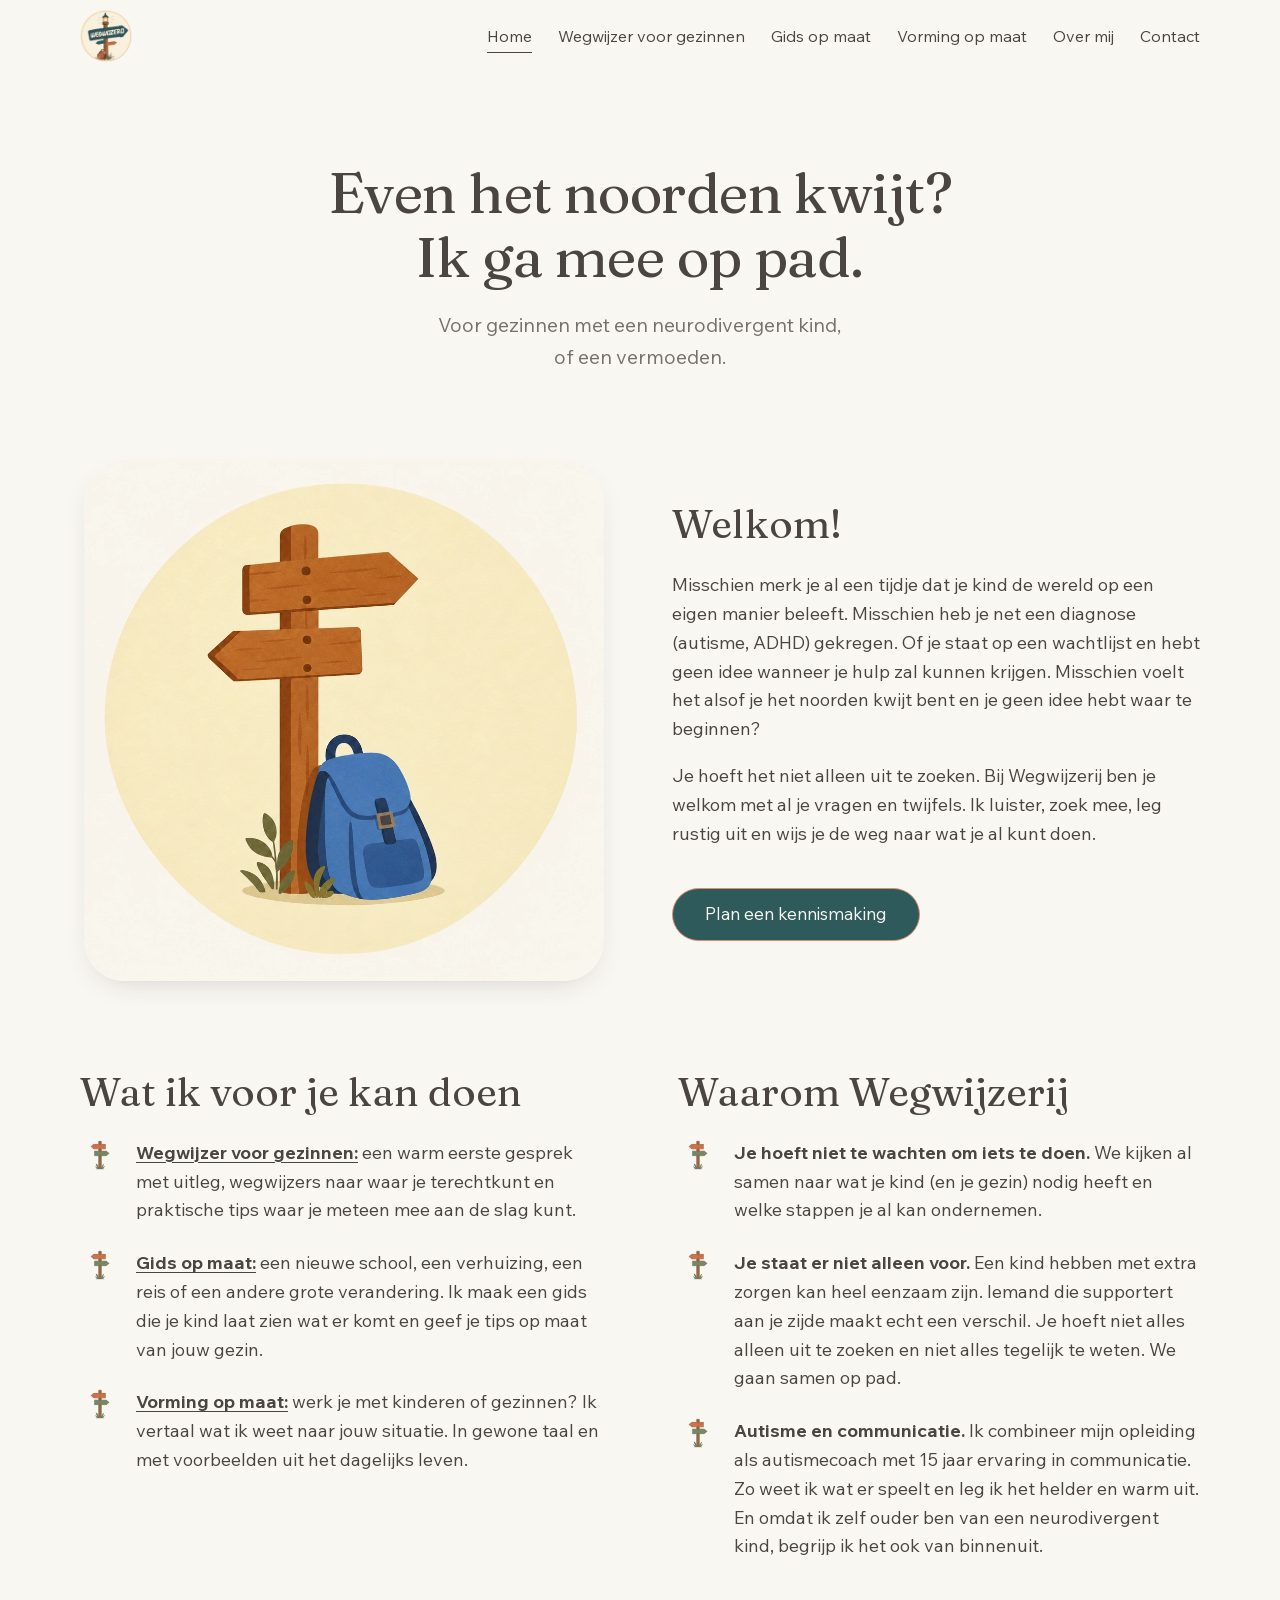
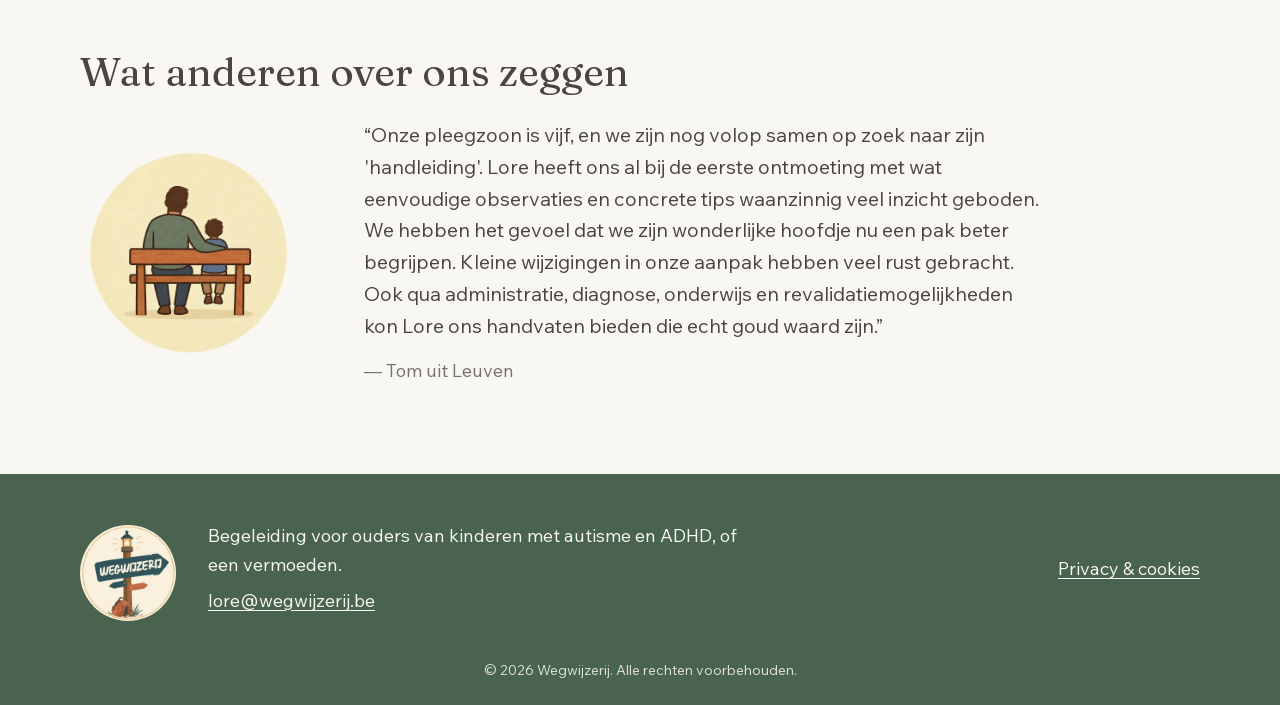
<file: index.html>
<!DOCTYPE html>
<html lang="nl-BE">
<head>
<meta charset="utf-8">
<meta name="viewport" content="width=device-width, initial-scale=1">
<title>Wegwijzerij – begeleiding voor ouders van kinderen met autisme of ADHD</title>
<meta name="description" content="Begeleiding voor ouders van kinderen met autisme en ADHD, of een vermoeden. Uitleg, wegwijzers en praktische tips, in de regio Leuven of online.">
<link rel="canonical" href="https://wegwijzerij.be/">
<meta property="og:type" content="website">
<meta property="og:site_name" content="Wegwijzerij">
<meta property="og:title" content="Wegwijzerij – begeleiding voor ouders van kinderen met autisme of ADHD">
<meta property="og:description" content="Begeleiding voor ouders van kinderen met autisme en ADHD, of een vermoeden. Uitleg, wegwijzers en praktische tips, in de regio Leuven of online.">
<meta property="og:url" content="https://wegwijzerij.be/">
<meta property="og:image" content="https://wegwijzerij.be/assets/img/logo.png">
<meta property="og:locale" content="nl_BE">
<link rel="icon" href="assets/img/logo.png" type="image/png">
<link rel="preload" href="assets/fonts/fraunces-latin.woff2" as="font" type="font/woff2" crossorigin>
<link rel="preload" href="assets/fonts/madefor-latin.woff2" as="font" type="font/woff2" crossorigin>
<link rel="stylesheet" href="assets/site.css">
<script type="application/ld+json">{"@context":"https://schema.org","@type":"ProfessionalService","name":"Wegwijzerij","url":"https://wegwijzerij.be/","email":"lore@wegwijzerij.be","founder":{"@type":"Person","name":"Lore Dupont"},"areaServed":"Leuven","description":"Begeleiding voor ouders van kinderen met autisme en ADHD, of een vermoeden."}</script>
</head>
<body>
<a class="skip" href="#inhoud">Naar de inhoud</a>
<header class="site-header">
  <div class="wrap header-inner">
    <a class="brand" href="./"><img src="assets/img/logo.png" alt="Wegwijzerij – naar de homepagina" width="52" height="52"></a>
    <button class="nav-toggle" type="button" aria-expanded="false" aria-controls="hoofdmenu" aria-label="Menu openen">
      <span></span><span></span><span></span>
    </button>
    <nav id="hoofdmenu" aria-label="Hoofdmenu">
      <ul>
          <li><a href="" aria-current="page">Home</a></li>
          <li><a href="wegwijzer-voor-gezinnen/">Wegwijzer voor gezinnen</a></li>
          <li><a href="gids-op-maat/">Gids op maat</a></li>
          <li><a href="vorming-op-maat/">Vorming op maat</a></li>
          <li><a href="over-mij/">Over mij</a></li>
          <li><a href="contact/">Contact</a></li>
      </ul>
    </nav>
  </div>
</header>
<main id="inhoud">

<section class="hero">
  <div class="wrap">
    <h1>Even het noorden kwijt?<br>Ik ga mee op pad.</h1>
    <p class="lead">Voor gezinnen met een neurodivergent kind,<br>of een vermoeden.</p>
  </div>
</section>

<section class="section">
  <div class="wrap split">
    <div class="media"><img src="assets/img/7ee538_bb65b33f74dc46798b323346447e446c.webp" alt="Illustratie van een houten wegwijzer met een blauwe rugzak ertegen." width="600" height="600" class="card-img"></div>
    <div class="text">
      <h2>Welkom!</h2>
      <p>Misschien merk je al een tijdje dat je kind de wereld op een eigen manier beleeft. Misschien heb je net een diagnose (autisme, ADHD) gekregen. Of je staat op een wachtlijst en hebt geen idee wanneer je hulp zal kunnen krijgen. Misschien voelt het alsof je het noorden kwijt bent en je geen idee hebt waar te beginnen?</p>
      <p>Je hoeft het niet alleen uit te zoeken. Bij Wegwijzerij ben je welkom met al je vragen en twijfels. Ik luister, zoek mee, leg rustig uit en wijs je de weg naar wat je al kunt doen.</p>
      <p class="cta"><a class="btn" href="contact/">Plan een kennismaking</a></p>
    </div>
  </div>
</section>

<section class="section">
  <div class="wrap two-lists">
    <div>
      <h2>Wat ik voor je kan doen</h2>
      <ul class="icon-list "><li><img src="assets/img/7ee538_a62bf04dcf8e434bafd6e890ee4503e9.webp" alt="" width="40" height="40" loading="lazy" class="sign"><div><p><a href="wegwijzer-voor-gezinnen/"><strong>Wegwijzer voor gezinnen:</strong></a> een warm eerste gesprek met uitleg, wegwijzers naar waar je terechtkunt en praktische tips waar je meteen mee aan de slag kunt.</p></div></li><li><img src="assets/img/7ee538_a62bf04dcf8e434bafd6e890ee4503e9.webp" alt="" width="40" height="40" loading="lazy" class="sign"><div><p><a href="gids-op-maat/"><strong>Gids op maat:</strong></a> een nieuwe school, een verhuizing, een reis of een andere grote verandering. Ik maak een gids die je kind laat zien wat er komt en geef je tips op maat van jouw gezin.</p></div></li><li><img src="assets/img/7ee538_a62bf04dcf8e434bafd6e890ee4503e9.webp" alt="" width="40" height="40" loading="lazy" class="sign"><div><p><a href="vorming-op-maat/"><strong>Vorming op maat:</strong></a> werk je met kinderen of gezinnen? Ik vertaal wat ik weet naar jouw situatie. In gewone taal en met voorbeelden uit het dagelijks leven.</p></div></li></ul>
    </div>
    <div>
      <h2>Waarom Wegwijzerij</h2>
      <ul class="icon-list "><li><img src="assets/img/7ee538_a62bf04dcf8e434bafd6e890ee4503e9.webp" alt="" width="40" height="40" loading="lazy" class="sign"><div><p><strong>Je hoeft niet te wachten om iets te doen.</strong> We kijken al samen naar wat je kind (en je gezin) nodig heeft en welke stappen je al kan ondernemen.</p></div></li><li><img src="assets/img/7ee538_a62bf04dcf8e434bafd6e890ee4503e9.webp" alt="" width="40" height="40" loading="lazy" class="sign"><div><p><strong>Je staat er niet alleen voor.</strong> Een kind hebben met extra zorgen kan heel eenzaam zijn. Iemand die supportert aan je zijde maakt echt een verschil. Je hoeft niet alles alleen uit te zoeken en niet alles tegelijk te weten. We gaan samen op pad.</p></div></li><li><img src="assets/img/7ee538_a62bf04dcf8e434bafd6e890ee4503e9.webp" alt="" width="40" height="40" loading="lazy" class="sign"><div><p><strong>Autisme en communicatie.</strong> Ik combineer mijn opleiding als autismecoach met 15 jaar ervaring in communicatie. Zo weet ik wat er speelt en leg ik het helder en warm uit. En omdat ik zelf ouder ben van een neurodivergent kind, begrijp ik het ook van binnenuit.</p></div></li></ul>
    </div>
  </div>
</section>

<section class="section">
  <div class="wrap">
    <h2>Wat anderen over ons zeggen</h2>
    <figure class="quote">
      <img src="assets/img/7ee538_b3099a8ac460402bbd9b9919217c51d0.webp" alt="Illustratie van een ouder en kind, van achteren gezien, samen op een bankje." width="220" height="220" loading="lazy" class="round">
      <div>
        <blockquote><p>“Onze pleegzoon is vijf, en we zijn nog volop samen op zoek naar zijn 'handleiding'. Lore heeft ons al bij de eerste ontmoeting met wat eenvoudige observaties en concrete tips waanzinnig veel inzicht geboden. We hebben het gevoel dat we zijn wonderlijke hoofdje nu een pak beter begrijpen. Kleine wijzigingen in onze aanpak hebben veel rust gebracht. Ook qua administratie, diagnose, onderwijs en revalidatiemogelijkheden kon Lore ons handvaten bieden die echt goud waard zijn.”</p></blockquote>
        <figcaption>— Tom uit Leuven</figcaption>
      </div>
    </figure>
  </div>
</section>

</main>
<footer class="site-footer">
  <div class="wrap footer-inner">
    <a class="footer-logo" href="contact/"><img src="assets/img/logo.png" alt="Wegwijzerij" width="96" height="96" loading="lazy"></a>
    <div class="footer-text">
      <p>Begeleiding voor ouders van kinderen met autisme en ADHD, of een vermoeden.</p>
      <p><a href="mailto:lore@wegwijzerij.be">lore@wegwijzerij.be</a></p>
    </div>
    <ul class="footer-links">
      <li><a href="privacy/">Privacy &amp; cookies</a></li>
    </ul>
  </div>
  <p class="copyright">© 2026 Wegwijzerij. Alle rechten voorbehouden.</p>
</footer>
<script src="assets/site.js" defer></script>
</body>
</html>
</file>
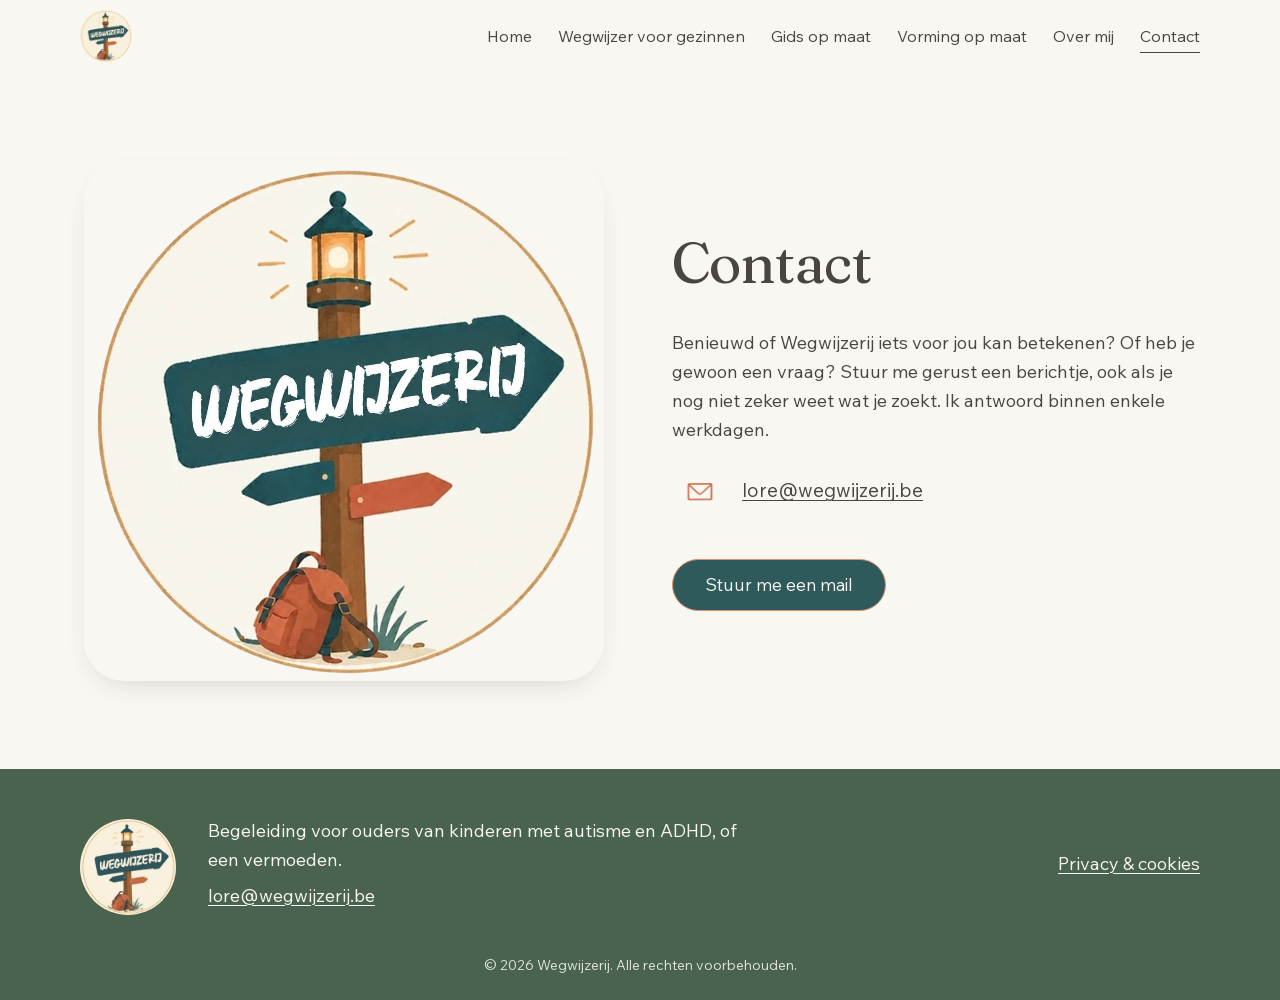
<file: contact/index.html>
<!DOCTYPE html>
<html lang="nl-BE">
<head>
<meta charset="utf-8">
<meta name="viewport" content="width=device-width, initial-scale=1">
<title>Contact | Wegwijzerij</title>
<meta name="description" content="Neem contact op met Wegwijzerij via lore@wegwijzerij.be.">
<link rel="canonical" href="https://wegwijzerij.be/contact/">
<meta property="og:type" content="website">
<meta property="og:site_name" content="Wegwijzerij">
<meta property="og:title" content="Contact | Wegwijzerij">
<meta property="og:description" content="Neem contact op met Wegwijzerij via lore@wegwijzerij.be.">
<meta property="og:url" content="https://wegwijzerij.be/contact/">
<meta property="og:image" content="https://wegwijzerij.be/assets/img/logo.png">
<meta property="og:locale" content="nl_BE">
<link rel="icon" href="../assets/img/logo.png" type="image/png">
<link rel="preload" href="../assets/fonts/fraunces-latin.woff2" as="font" type="font/woff2" crossorigin>
<link rel="preload" href="../assets/fonts/madefor-latin.woff2" as="font" type="font/woff2" crossorigin>
<link rel="stylesheet" href="../assets/site.css">

</head>
<body>
<a class="skip" href="#inhoud">Naar de inhoud</a>
<header class="site-header">
  <div class="wrap header-inner">
    <a class="brand" href="../"><img src="../assets/img/logo.png" alt="Wegwijzerij – naar de homepagina" width="52" height="52"></a>
    <button class="nav-toggle" type="button" aria-expanded="false" aria-controls="hoofdmenu" aria-label="Menu openen">
      <span></span><span></span><span></span>
    </button>
    <nav id="hoofdmenu" aria-label="Hoofdmenu">
      <ul>
          <li><a href="../">Home</a></li>
          <li><a href="../wegwijzer-voor-gezinnen/">Wegwijzer voor gezinnen</a></li>
          <li><a href="../gids-op-maat/">Gids op maat</a></li>
          <li><a href="../vorming-op-maat/">Vorming op maat</a></li>
          <li><a href="../over-mij/">Over mij</a></li>
          <li><a href="../contact/" aria-current="page">Contact</a></li>
      </ul>
    </nav>
  </div>
</header>
<main id="inhoud">

<section class="section first">
  <div class="wrap split">
    <div class="media"><img src="../assets/img/7ee538_5e04c3a8c71d416297b05abf66509865.webp" alt="Illustratie van een houten wegwijzer met een lantaarn en een rugzak." width="420" height="420" class="card-img"></div>
    <div class="text">
      <h1>Contact</h1>
      <p>Benieuwd of Wegwijzerij iets voor jou kan betekenen? Of heb je gewoon een vraag? Stuur me gerust een berichtje, ook als je nog niet zeker weet wat je zoekt. Ik antwoord binnen enkele werkdagen.</p>
      <p class="mail-line"><img src="../assets/img/7ee538_4f3ae35202704f70a726f02b56074f82.webp" alt="" width="56" height="56" loading="lazy"><a href="mailto:lore@wegwijzerij.be">lore@wegwijzerij.be</a></p>
      <p class="cta left"><a class="btn" href="mailto:lore@wegwijzerij.be?subject=Kennismaking%20Wegwijzerij">Stuur me een mail</a></p>
    </div>
  </div>
</section>

</main>
<footer class="site-footer">
  <div class="wrap footer-inner">
    <a class="footer-logo" href="../contact/"><img src="../assets/img/logo.png" alt="Wegwijzerij" width="96" height="96" loading="lazy"></a>
    <div class="footer-text">
      <p>Begeleiding voor ouders van kinderen met autisme en ADHD, of een vermoeden.</p>
      <p><a href="mailto:lore@wegwijzerij.be">lore@wegwijzerij.be</a></p>
    </div>
    <ul class="footer-links">
      <li><a href="../privacy/">Privacy &amp; cookies</a></li>
    </ul>
  </div>
  <p class="copyright">© 2026 Wegwijzerij. Alle rechten voorbehouden.</p>
</footer>
<script src="../assets/site.js" defer></script>
</body>
</html>
</file>
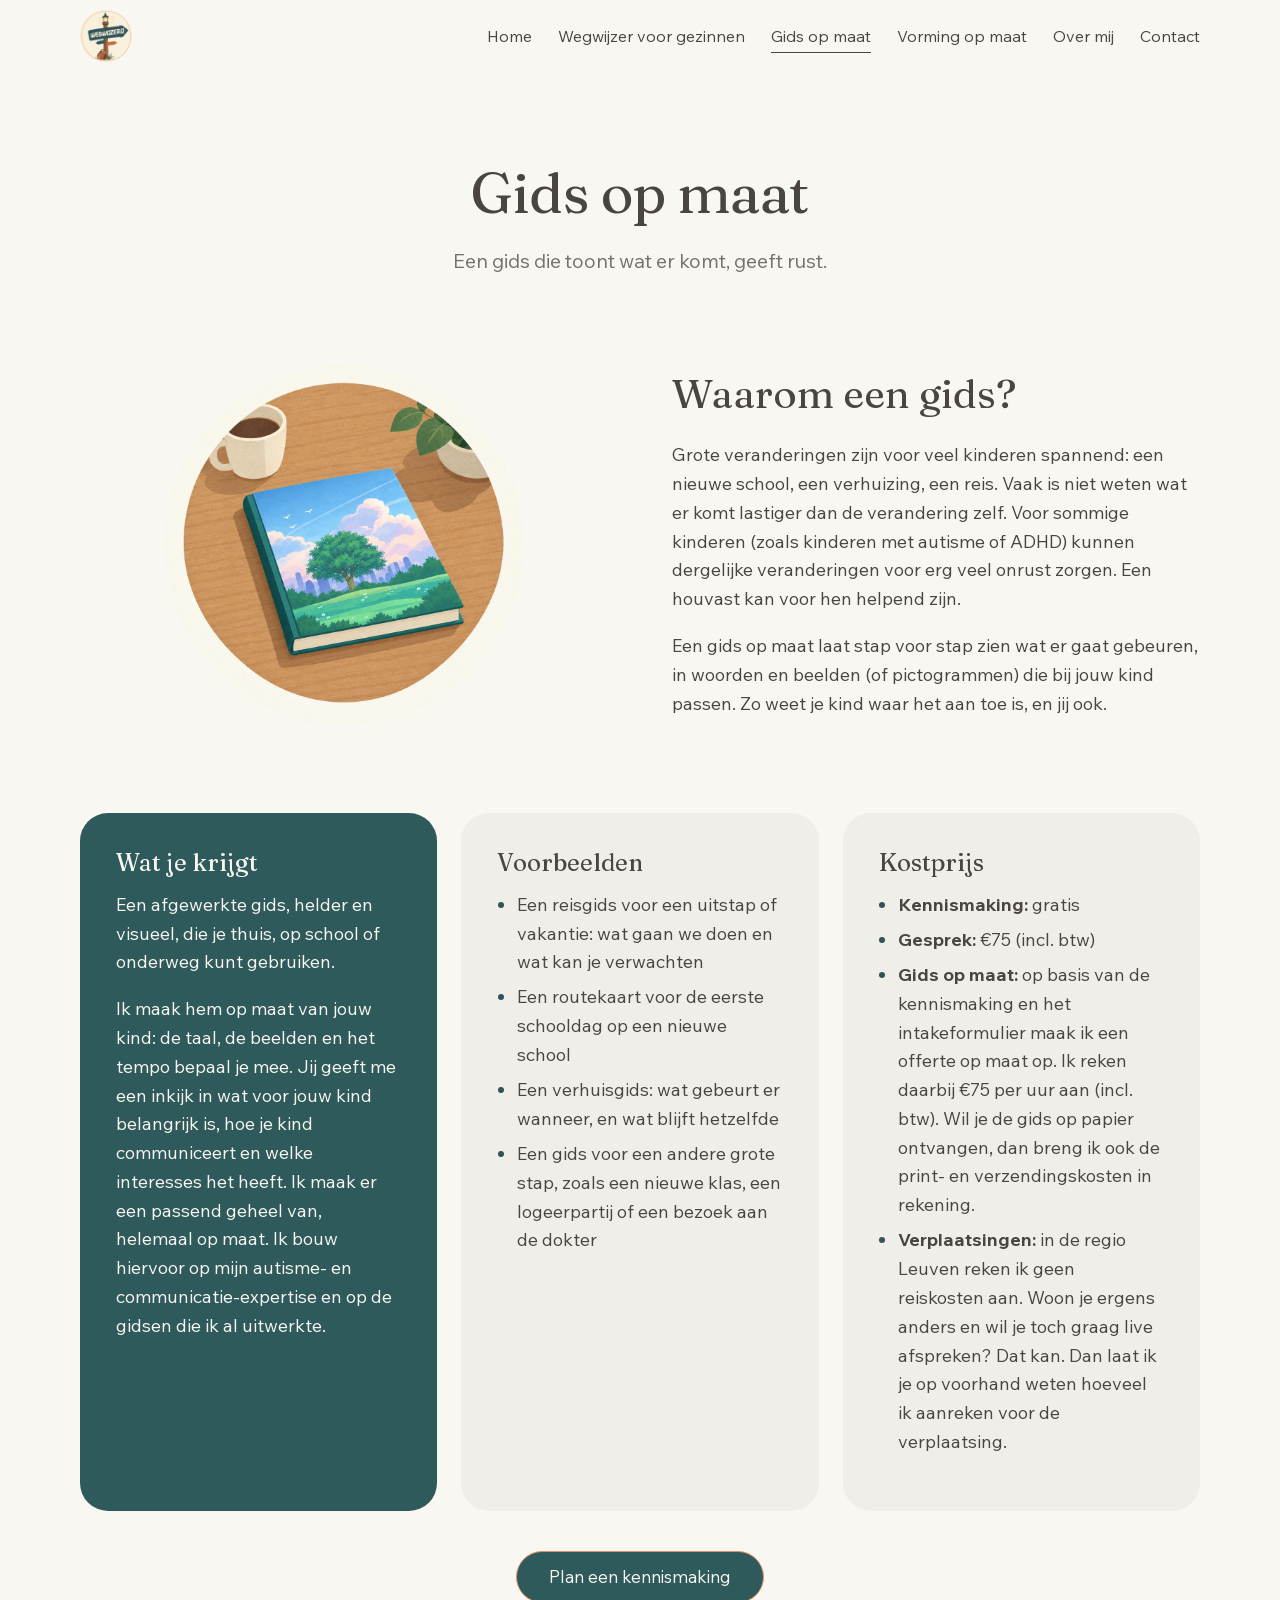
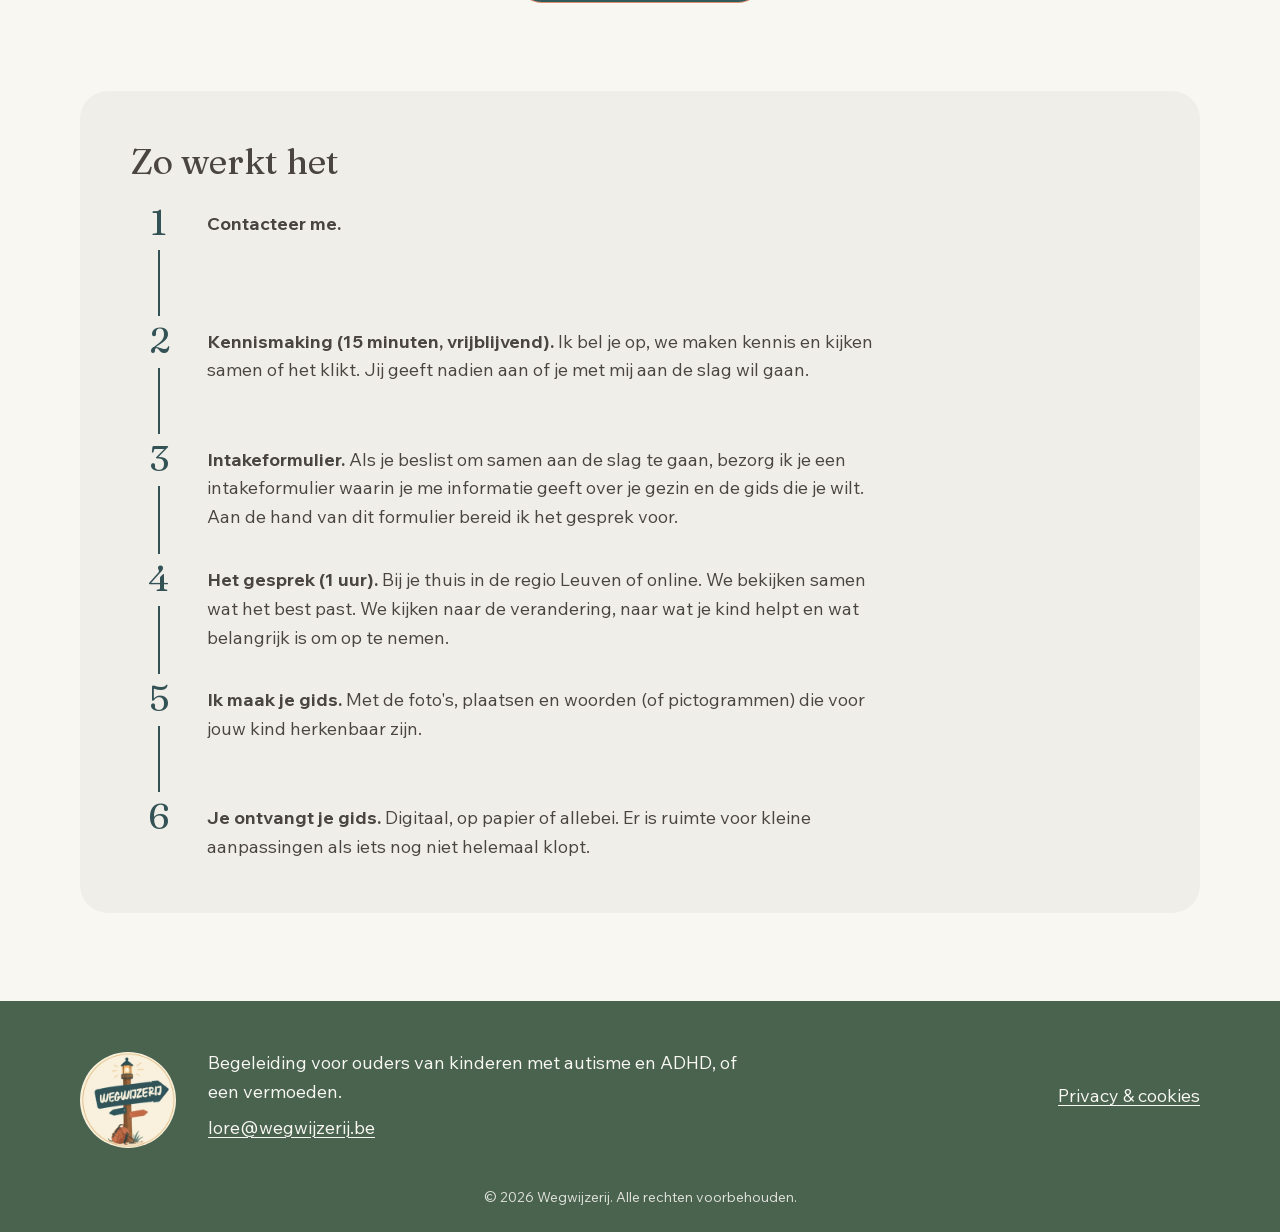
<file: gids-op-maat/index.html>
<!DOCTYPE html>
<html lang="nl-BE">
<head>
<meta charset="utf-8">
<meta name="viewport" content="width=device-width, initial-scale=1">
<title>Gids op maat | Wegwijzerij</title>
<meta name="description" content="Een gids op maat van je kind voor een nieuwe school, een verhuizing, een reis of een andere grote verandering.">
<link rel="canonical" href="https://wegwijzerij.be/gids-op-maat/">
<meta property="og:type" content="website">
<meta property="og:site_name" content="Wegwijzerij">
<meta property="og:title" content="Gids op maat | Wegwijzerij">
<meta property="og:description" content="Een gids op maat van je kind voor een nieuwe school, een verhuizing, een reis of een andere grote verandering.">
<meta property="og:url" content="https://wegwijzerij.be/gids-op-maat/">
<meta property="og:image" content="https://wegwijzerij.be/assets/img/logo.png">
<meta property="og:locale" content="nl_BE">
<link rel="icon" href="../assets/img/logo.png" type="image/png">
<link rel="preload" href="../assets/fonts/fraunces-latin.woff2" as="font" type="font/woff2" crossorigin>
<link rel="preload" href="../assets/fonts/madefor-latin.woff2" as="font" type="font/woff2" crossorigin>
<link rel="stylesheet" href="../assets/site.css">

</head>
<body>
<a class="skip" href="#inhoud">Naar de inhoud</a>
<header class="site-header">
  <div class="wrap header-inner">
    <a class="brand" href="../"><img src="../assets/img/logo.png" alt="Wegwijzerij – naar de homepagina" width="52" height="52"></a>
    <button class="nav-toggle" type="button" aria-expanded="false" aria-controls="hoofdmenu" aria-label="Menu openen">
      <span></span><span></span><span></span>
    </button>
    <nav id="hoofdmenu" aria-label="Hoofdmenu">
      <ul>
          <li><a href="../">Home</a></li>
          <li><a href="../wegwijzer-voor-gezinnen/">Wegwijzer voor gezinnen</a></li>
          <li><a href="../gids-op-maat/" aria-current="page">Gids op maat</a></li>
          <li><a href="../vorming-op-maat/">Vorming op maat</a></li>
          <li><a href="../over-mij/">Over mij</a></li>
          <li><a href="../contact/">Contact</a></li>
      </ul>
    </nav>
  </div>
</header>
<main id="inhoud">

<section class="hero">
  <div class="wrap">
    <h1>Gids op maat</h1>
    <p class="lead">Een gids die toont wat er komt, geeft rust.</p>
  </div>
</section>

<section class="section">
  <div class="wrap split">
    <div class="media"><img src="../assets/img/7ee538_bfd34cd38bd34b30a84f10bda7bef590.webp" alt="Illustratie van een schriftje met een landschap op de kaft, naast een mok." width="360" height="360" loading="lazy" class="round"></div>
    <div class="text">
      <h2>Waarom een gids?</h2>
      <p>Grote veranderingen zijn voor veel kinderen spannend: een nieuwe school, een verhuizing, een reis. Vaak is niet weten wat er komt lastiger dan de verandering zelf. Voor sommige kinderen (zoals kinderen met autisme of ADHD) kunnen dergelijke veranderingen voor erg veel onrust zorgen. Een houvast kan voor hen helpend zijn.</p>
      <p>Een gids op maat laat stap voor stap zien wat er gaat gebeuren, in woorden en beelden (of pictogrammen) die bij jouw kind passen. Zo weet je kind waar het aan toe is, en jij ook.</p>
    </div>
  </div>
</section>

<section class="section">
  <div class="wrap">
    <div class="cards cols-3">
      <div class="card dark">
        <h3>Wat je krijgt</h3>
        <p>Een afgewerkte gids, helder en visueel, die je thuis, op school of onderweg kunt gebruiken.</p>
        <p>Ik maak hem op maat van jouw kind: de taal, de beelden en het tempo bepaal je mee. Jij geeft me een inkijk in wat voor jouw kind belangrijk is, hoe je kind communiceert en welke interesses het heeft. Ik maak er een passend geheel van, helemaal op maat. Ik bouw hiervoor op mijn autisme- en communicatie-expertise en op de gidsen die ik al uitwerkte.</p>
      </div>
      <div class="card">
        <h3>Voorbeelden</h3>
        <ul><li>Een reisgids voor een uitstap of vakantie: wat gaan we doen en wat kan je verwachten</li><li>Een routekaart voor de eerste schooldag op een nieuwe school</li><li>Een verhuisgids: wat gebeurt er wanneer, en wat blijft hetzelfde</li><li>Een gids voor een andere grote stap, zoals een nieuwe klas, een logeerpartij of een bezoek aan de dokter</li></ul>
      </div>
      <div class="card">
        <h3>Kostprijs</h3>
        <ul><li><strong>Kennismaking:</strong> gratis</li><li><strong>Gesprek:</strong> €75 (incl. btw)</li><li><strong>Gids op maat:</strong> op basis van de kennismaking en het intakeformulier maak ik een offerte op maat op. Ik reken daarbij €75 per uur aan (incl. btw). Wil je de gids op papier ontvangen, dan breng ik ook de print- en verzendingskosten in rekening.</li><li><strong>Verplaatsingen:</strong> in de regio Leuven reken ik geen reiskosten aan. Woon je ergens anders en wil je toch graag live afspreken? Dat kan. Dan laat ik je op voorhand weten hoeveel ik aanreken voor de verplaatsing.</li></ul>
      </div>
    </div>
    <p class="cta"><a class="btn" href="../contact/">Plan een kennismaking</a></p>
  </div>
</section>

<section class="section">
  <div class="wrap">
    <div class="card steps-card">
      <h2>Zo werkt het</h2>
      <ol class="steps"><li><span class="num" aria-hidden="true">1</span><p><strong>Contacteer me.</strong></p></li><li><span class="num" aria-hidden="true">2</span><p><strong>Kennismaking (15 minuten, vrijblijvend).</strong> Ik bel je op, we maken kennis en kijken samen of het klikt. Jij geeft nadien aan of je met mij aan de slag wil gaan.</p></li><li><span class="num" aria-hidden="true">3</span><p><strong>Intakeformulier.</strong> Als je beslist om samen aan de slag te gaan, bezorg ik je een intakeformulier waarin je me informatie geeft over je gezin en de gids die je wilt. Aan de hand van dit formulier bereid ik het gesprek voor.</p></li><li><span class="num" aria-hidden="true">4</span><p><strong>Het gesprek (1 uur).</strong> Bij je thuis in de regio Leuven of online. We bekijken samen wat het best past. We kijken naar de verandering, naar wat je kind helpt en wat belangrijk is om op te nemen.</p></li><li><span class="num" aria-hidden="true">5</span><p><strong>Ik maak je gids.</strong> Met de foto's, plaatsen en woorden (of pictogrammen) die voor jouw kind herkenbaar zijn.</p></li><li><span class="num" aria-hidden="true">6</span><p><strong>Je ontvangt je gids.</strong> Digitaal, op papier of allebei. Er is ruimte voor kleine aanpassingen als iets nog niet helemaal klopt.</p></li></ol>
    </div>
  </div>
</section>

</main>
<footer class="site-footer">
  <div class="wrap footer-inner">
    <a class="footer-logo" href="../contact/"><img src="../assets/img/logo.png" alt="Wegwijzerij" width="96" height="96" loading="lazy"></a>
    <div class="footer-text">
      <p>Begeleiding voor ouders van kinderen met autisme en ADHD, of een vermoeden.</p>
      <p><a href="mailto:lore@wegwijzerij.be">lore@wegwijzerij.be</a></p>
    </div>
    <ul class="footer-links">
      <li><a href="../privacy/">Privacy &amp; cookies</a></li>
    </ul>
  </div>
  <p class="copyright">© 2026 Wegwijzerij. Alle rechten voorbehouden.</p>
</footer>
<script src="../assets/site.js" defer></script>
</body>
</html>
</file>
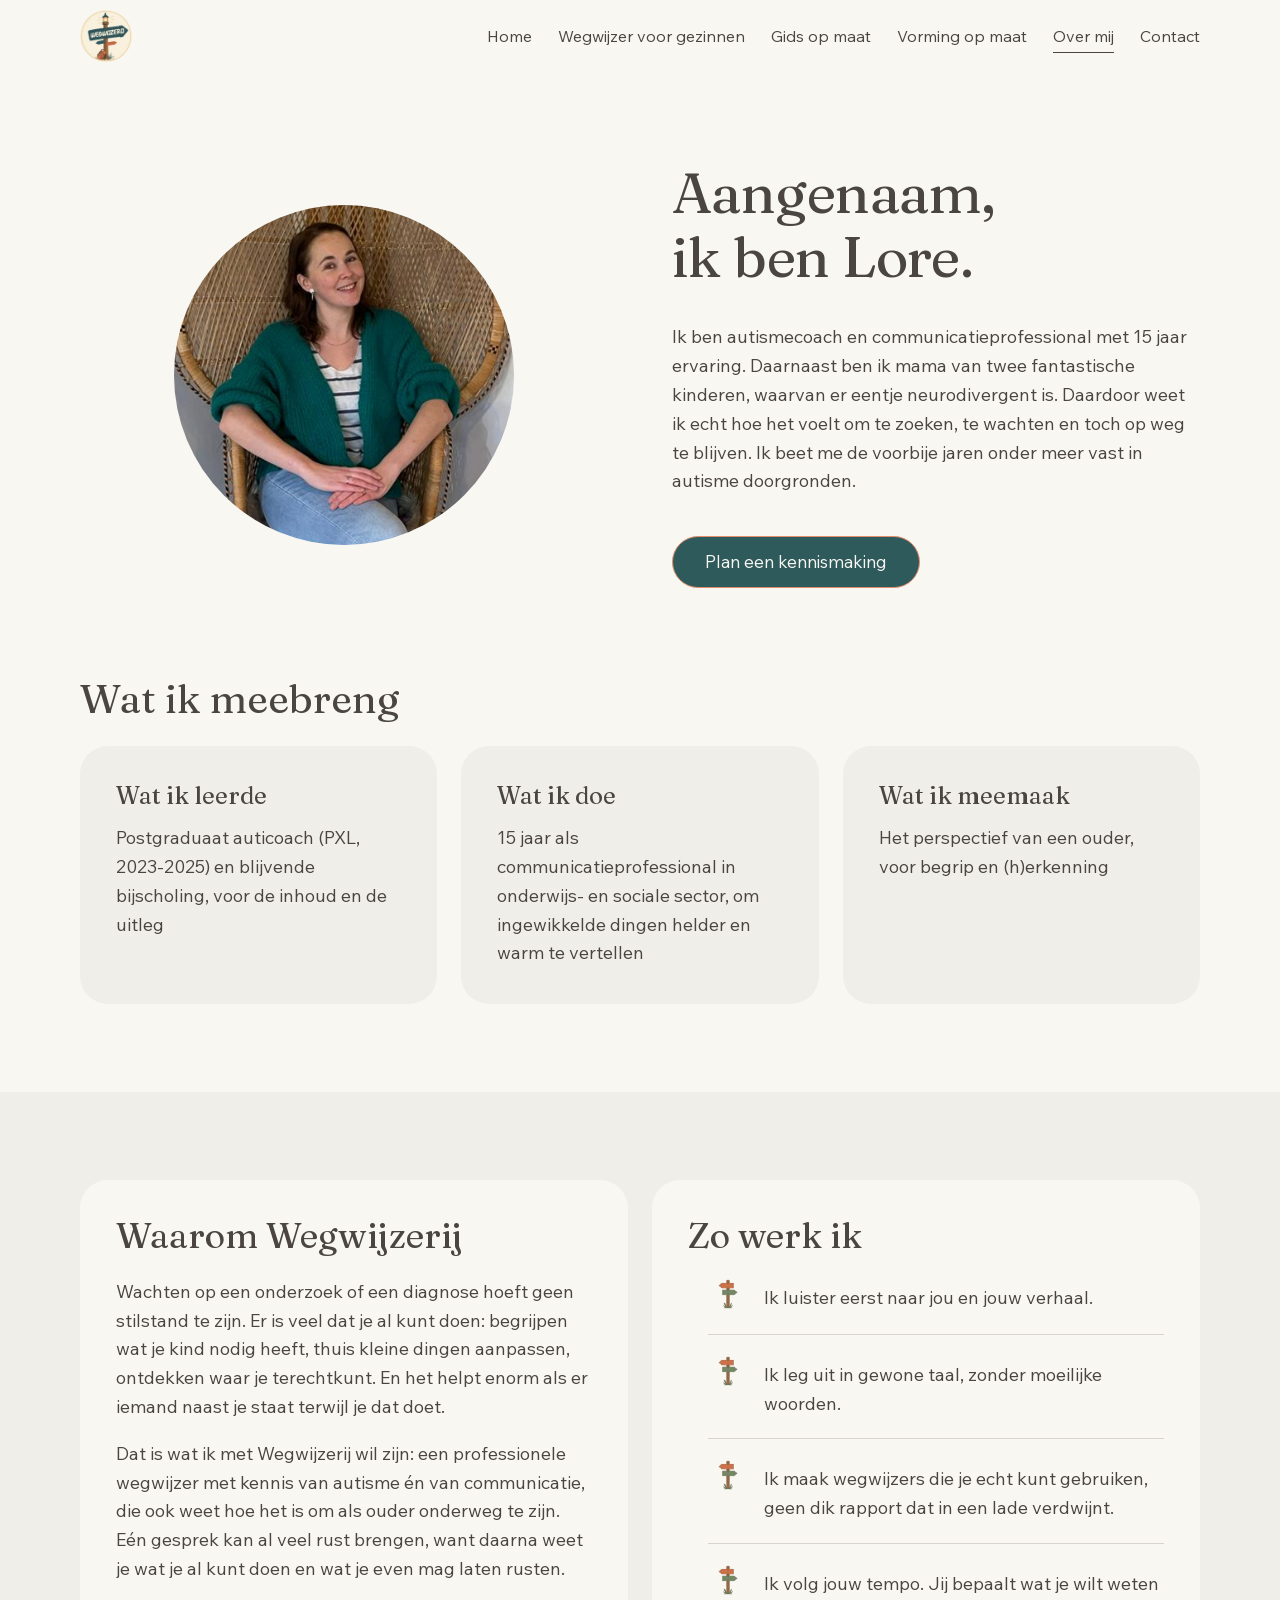
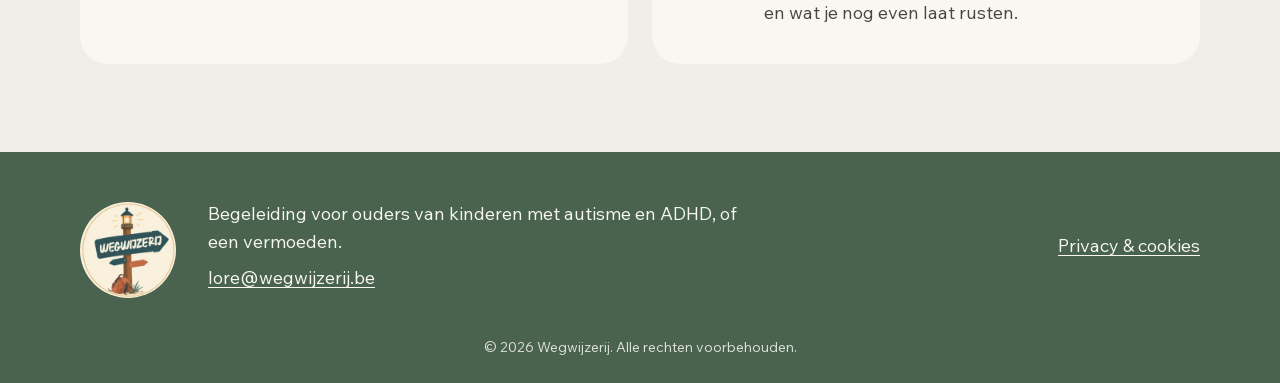
<file: over-mij/index.html>
<!DOCTYPE html>
<html lang="nl-BE">
<head>
<meta charset="utf-8">
<meta name="viewport" content="width=device-width, initial-scale=1">
<title>Over mij | Wegwijzerij</title>
<meta name="description" content="Lore Dupont is autismecoach, communicatieprofessional met 15 jaar ervaring en mama van een neurodivergent kind.">
<link rel="canonical" href="https://wegwijzerij.be/over-mij/">
<meta property="og:type" content="website">
<meta property="og:site_name" content="Wegwijzerij">
<meta property="og:title" content="Over mij | Wegwijzerij">
<meta property="og:description" content="Lore Dupont is autismecoach, communicatieprofessional met 15 jaar ervaring en mama van een neurodivergent kind.">
<meta property="og:url" content="https://wegwijzerij.be/over-mij/">
<meta property="og:image" content="https://wegwijzerij.be/assets/img/logo.png">
<meta property="og:locale" content="nl_BE">
<link rel="icon" href="../assets/img/logo.png" type="image/png">
<link rel="preload" href="../assets/fonts/fraunces-latin.woff2" as="font" type="font/woff2" crossorigin>
<link rel="preload" href="../assets/fonts/madefor-latin.woff2" as="font" type="font/woff2" crossorigin>
<link rel="stylesheet" href="../assets/site.css">

</head>
<body>
<a class="skip" href="#inhoud">Naar de inhoud</a>
<header class="site-header">
  <div class="wrap header-inner">
    <a class="brand" href="../"><img src="../assets/img/logo.png" alt="Wegwijzerij – naar de homepagina" width="52" height="52"></a>
    <button class="nav-toggle" type="button" aria-expanded="false" aria-controls="hoofdmenu" aria-label="Menu openen">
      <span></span><span></span><span></span>
    </button>
    <nav id="hoofdmenu" aria-label="Hoofdmenu">
      <ul>
          <li><a href="../">Home</a></li>
          <li><a href="../wegwijzer-voor-gezinnen/">Wegwijzer voor gezinnen</a></li>
          <li><a href="../gids-op-maat/">Gids op maat</a></li>
          <li><a href="../vorming-op-maat/">Vorming op maat</a></li>
          <li><a href="../over-mij/" aria-current="page">Over mij</a></li>
          <li><a href="../contact/">Contact</a></li>
      </ul>
    </nav>
  </div>
</header>
<main id="inhoud">

<section class="section first">
  <div class="wrap split">
    <div class="media"><img src="../assets/img/7ee538_5b54d2feadd1481c9a752c263adf488e-crop.jpeg" alt="Portretfoto van Lore Dupont." width="340" height="340" class="round portrait"></div>
    <div class="text">
      <h1>Aangenaam, ik ben Lore.</h1>
      <p>Ik ben autismecoach en communicatieprofessional met 15 jaar ervaring. Daarnaast ben ik mama van twee fantastische kinderen, waarvan er eentje neurodivergent is. Daardoor weet ik echt hoe het voelt om te zoeken, te wachten en toch op weg te blijven. Ik beet me de voorbije jaren onder meer vast in autisme doorgronden.</p>
      <p class="cta"><a class="btn" href="../contact/">Plan een kennismaking</a></p>
    </div>
  </div>
</section>

<section class="section">
  <div class="wrap">
    <h2>Wat ik meebreng</h2>
    <div class="cards cols-3">
      <div class="card"><h3>Wat ik leerde</h3><p>Postgraduaat auticoach (PXL, 2023-2025) en blijvende bijscholing, voor de inhoud en de uitleg</p></div>
      <div class="card"><h3>Wat ik doe</h3><p>15 jaar als communicatieprofessional in onderwijs- en sociale sector, om ingewikkelde dingen helder en warm te vertellen</p></div>
      <div class="card"><h3>Wat ik meemaak</h3><p>Het perspectief van een ouder, voor begrip en (h)erkenning</p></div>
    </div>
  </div>
</section>

<section class="section band">
  <div class="wrap">
    <div class="cards cols-2">
      <div class="card light">
        <h2>Waarom Wegwijzerij</h2>
        <p>Wachten op een onderzoek of een diagnose hoeft geen stilstand te zijn. Er is veel dat je al kunt doen: begrijpen wat je kind nodig heeft, thuis kleine dingen aanpassen, ontdekken waar je terechtkunt. En het helpt enorm als er iemand naast je staat terwijl je dat doet.</p>
        <p>Dat is wat ik met Wegwijzerij wil zijn: een professionele wegwijzer met kennis van autisme én van communicatie, die ook weet hoe het is om als ouder onderweg te zijn. Eén gesprek kan al veel rust brengen, want daarna weet je wat je al kunt doen en wat je even mag laten rusten.</p>
      </div>
      <div class="card light">
        <h2>Zo werk ik</h2>
        <ul class="icon-list divided"><li><img src="../assets/img/7ee538_a62bf04dcf8e434bafd6e890ee4503e9.webp" alt="" width="40" height="40" loading="lazy" class="sign"><div><p>Ik luister eerst naar jou en jouw verhaal.</p></div></li><li><img src="../assets/img/7ee538_a62bf04dcf8e434bafd6e890ee4503e9.webp" alt="" width="40" height="40" loading="lazy" class="sign"><div><p>Ik leg uit in gewone taal, zonder moeilijke woorden.</p></div></li><li><img src="../assets/img/7ee538_a62bf04dcf8e434bafd6e890ee4503e9.webp" alt="" width="40" height="40" loading="lazy" class="sign"><div><p>Ik maak wegwijzers die je echt kunt gebruiken, geen dik rapport dat in een lade verdwijnt.</p></div></li><li><img src="../assets/img/7ee538_a62bf04dcf8e434bafd6e890ee4503e9.webp" alt="" width="40" height="40" loading="lazy" class="sign"><div><p>Ik volg jouw tempo. Jij bepaalt wat je wilt weten en wat je nog even laat rusten.</p></div></li></ul>
      </div>
    </div>
  </div>
</section>

</main>
<footer class="site-footer">
  <div class="wrap footer-inner">
    <a class="footer-logo" href="../contact/"><img src="../assets/img/logo.png" alt="Wegwijzerij" width="96" height="96" loading="lazy"></a>
    <div class="footer-text">
      <p>Begeleiding voor ouders van kinderen met autisme en ADHD, of een vermoeden.</p>
      <p><a href="mailto:lore@wegwijzerij.be">lore@wegwijzerij.be</a></p>
    </div>
    <ul class="footer-links">
      <li><a href="../privacy/">Privacy &amp; cookies</a></li>
    </ul>
  </div>
  <p class="copyright">© 2026 Wegwijzerij. Alle rechten voorbehouden.</p>
</footer>
<script src="../assets/site.js" defer></script>
</body>
</html>
</file>
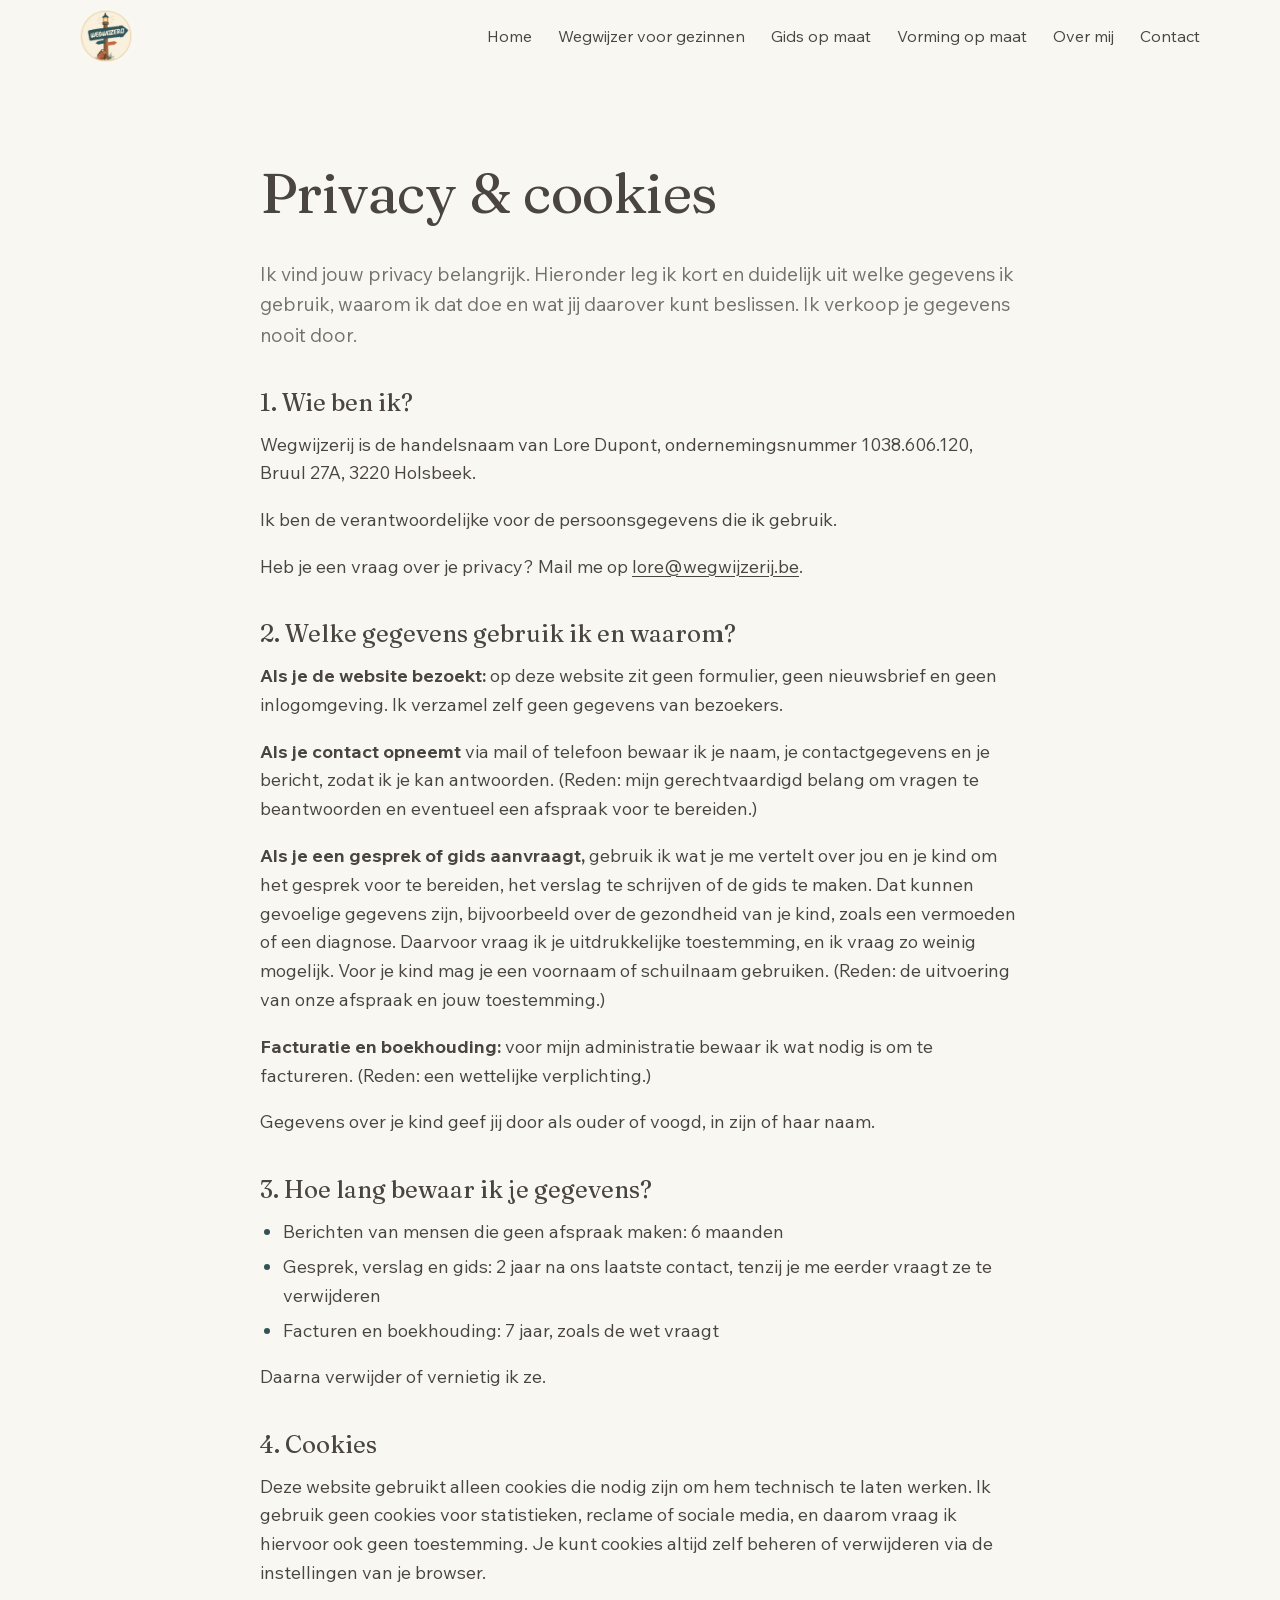
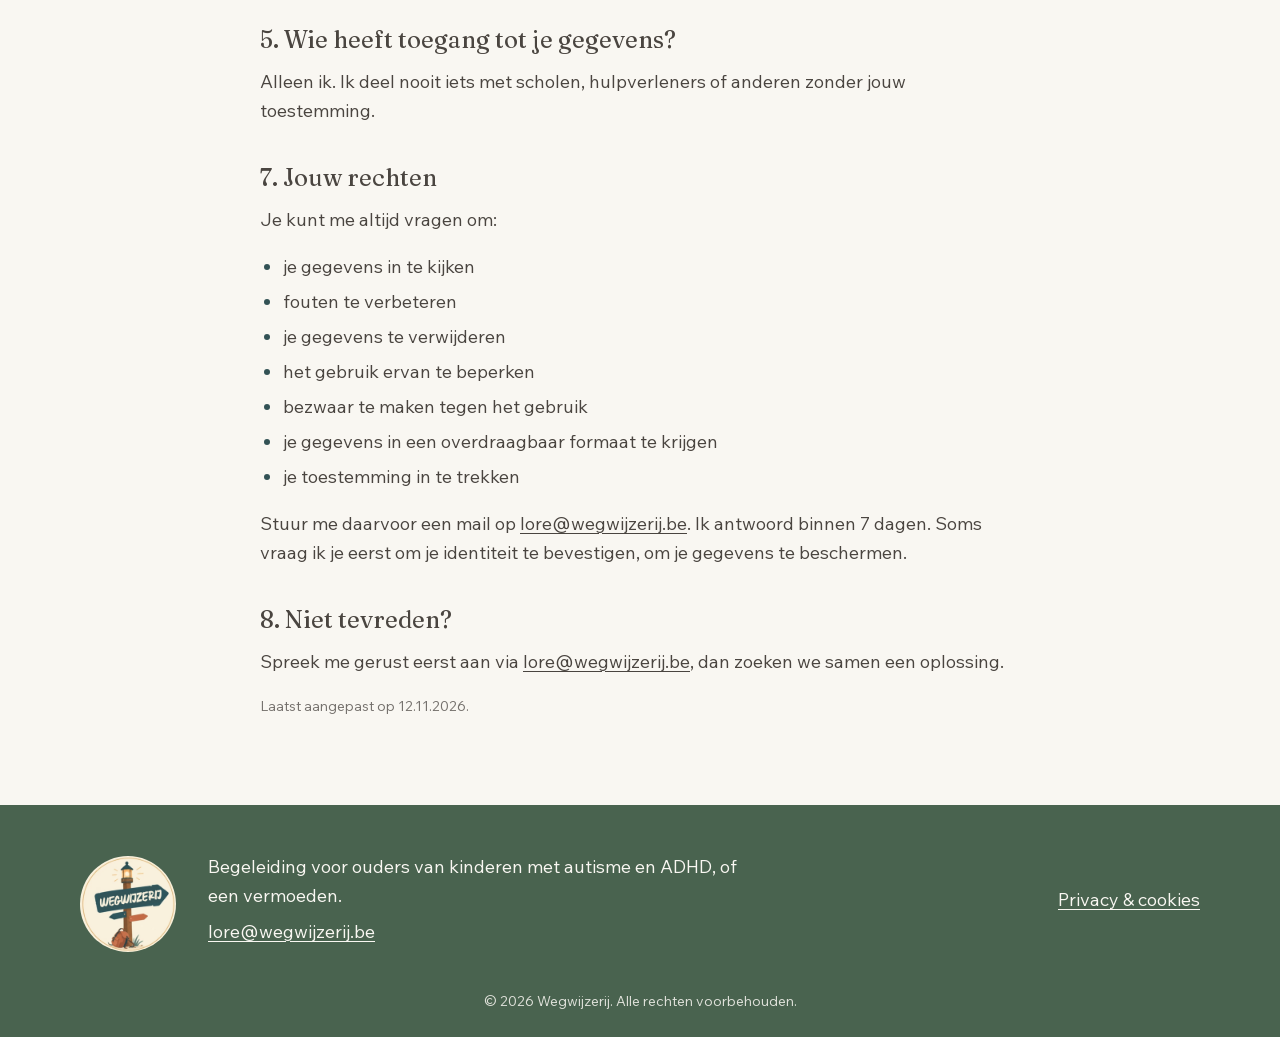
<file: privacy/index.html>
<!DOCTYPE html>
<html lang="nl-BE">
<head>
<meta charset="utf-8">
<meta name="viewport" content="width=device-width, initial-scale=1">
<title>Privacy & cookies | Wegwijzerij</title>
<meta name="description" content="Hoe Wegwijzerij omgaat met jouw gegevens en met cookies.">
<link rel="canonical" href="https://wegwijzerij.be/privacy/">
<meta property="og:type" content="website">
<meta property="og:site_name" content="Wegwijzerij">
<meta property="og:title" content="Privacy & cookies | Wegwijzerij">
<meta property="og:description" content="Hoe Wegwijzerij omgaat met jouw gegevens en met cookies.">
<meta property="og:url" content="https://wegwijzerij.be/privacy/">
<meta property="og:image" content="https://wegwijzerij.be/assets/img/logo.png">
<meta property="og:locale" content="nl_BE">
<link rel="icon" href="../assets/img/logo.png" type="image/png">
<link rel="preload" href="../assets/fonts/fraunces-latin.woff2" as="font" type="font/woff2" crossorigin>
<link rel="preload" href="../assets/fonts/madefor-latin.woff2" as="font" type="font/woff2" crossorigin>
<link rel="stylesheet" href="../assets/site.css">

</head>
<body>
<a class="skip" href="#inhoud">Naar de inhoud</a>
<header class="site-header">
  <div class="wrap header-inner">
    <a class="brand" href="../"><img src="../assets/img/logo.png" alt="Wegwijzerij – naar de homepagina" width="52" height="52"></a>
    <button class="nav-toggle" type="button" aria-expanded="false" aria-controls="hoofdmenu" aria-label="Menu openen">
      <span></span><span></span><span></span>
    </button>
    <nav id="hoofdmenu" aria-label="Hoofdmenu">
      <ul>
          <li><a href="../">Home</a></li>
          <li><a href="../wegwijzer-voor-gezinnen/">Wegwijzer voor gezinnen</a></li>
          <li><a href="../gids-op-maat/">Gids op maat</a></li>
          <li><a href="../vorming-op-maat/">Vorming op maat</a></li>
          <li><a href="../over-mij/">Over mij</a></li>
          <li><a href="../contact/">Contact</a></li>
      </ul>
    </nav>
  </div>
</header>
<main id="inhoud">

<section class="section first">
  <div class="wrap narrow prose">
    <h1>Privacy &amp; cookies</h1>
    <p class="lead-left">Ik vind jouw privacy belangrijk. Hieronder leg ik kort en duidelijk uit welke gegevens ik gebruik, waarom ik dat doe en wat jij daarover kunt beslissen. Ik verkoop je gegevens nooit door.</p>
    <h2>1. Wie ben ik?</h2>
    <p>Wegwijzerij is de handelsnaam van Lore Dupont, ondernemingsnummer 1038.606.120, Bruul 27A, 3220 Holsbeek.</p>
    <p>Ik ben de verantwoordelijke voor de persoonsgegevens die ik gebruik.</p>
    <p>Heb je een vraag over je privacy? Mail me op <a href="mailto:lore@wegwijzerij.be">lore@wegwijzerij.be</a>.</p>
    <h2>2. Welke gegevens gebruik ik en waarom?</h2>
    <p><strong>Als je de website bezoekt:</strong> op deze website zit geen formulier, geen nieuwsbrief en geen inlogomgeving. Ik verzamel zelf geen gegevens van bezoekers.</p>
    <p><strong>Als je contact opneemt</strong> via mail of telefoon bewaar ik je naam, je contactgegevens en je bericht, zodat ik je kan antwoorden. (Reden: mijn gerechtvaardigd belang om vragen te beantwoorden en eventueel een afspraak voor te bereiden.)</p>
    <p><strong>Als je een gesprek of gids aanvraagt,</strong> gebruik ik wat je me vertelt over jou en je kind om het gesprek voor te bereiden, het verslag te schrijven of de gids te maken. Dat kunnen gevoelige gegevens zijn, bijvoorbeeld over de gezondheid van je kind, zoals een vermoeden of een diagnose. Daarvoor vraag ik je uitdrukkelijke toestemming, en ik vraag zo weinig mogelijk. Voor je kind mag je een voornaam of schuilnaam gebruiken. (Reden: de uitvoering van onze afspraak en jouw toestemming.)</p>
    <p><strong>Facturatie en boekhouding:</strong> voor mijn administratie bewaar ik wat nodig is om te factureren. (Reden: een wettelijke verplichting.)</p>
    <p>Gegevens over je kind geef jij door als ouder of voogd, in zijn of haar naam.</p>
    <h2>3. Hoe lang bewaar ik je gegevens?</h2>
    <ul><li>Berichten van mensen die geen afspraak maken: 6 maanden</li><li>Gesprek, verslag en gids: 2 jaar na ons laatste contact, tenzij je me eerder vraagt ze te verwijderen</li><li>Facturen en boekhouding: 7 jaar, zoals de wet vraagt</li></ul>
    <p>Daarna verwijder of vernietig ik ze.</p>
    <h2>4. Cookies</h2>
    <p>Deze website gebruikt alleen cookies die nodig zijn om hem technisch te laten werken. Ik gebruik geen cookies voor statistieken, reclame of sociale media, en daarom vraag ik hiervoor ook geen toestemming. Je kunt cookies altijd zelf beheren of verwijderen via de instellingen van je browser.</p>
    <h2>5. Wie heeft toegang tot je gegevens?</h2>
    <p>Alleen ik. Ik deel nooit iets met scholen, hulpverleners of anderen zonder jouw toestemming.</p>
    <h2>7. Jouw rechten</h2>
    <p>Je kunt me altijd vragen om:</p>
    <ul><li>je gegevens in te kijken</li><li>fouten te verbeteren</li><li>je gegevens te verwijderen</li><li>het gebruik ervan te beperken</li><li>bezwaar te maken tegen het gebruik</li><li>je gegevens in een overdraagbaar formaat te krijgen</li><li>je toestemming in te trekken</li></ul>
    <p>Stuur me daarvoor een mail op <a href="mailto:lore@wegwijzerij.be">lore@wegwijzerij.be</a>. Ik antwoord binnen 7 dagen. Soms vraag ik je eerst om je identiteit te bevestigen, om je gegevens te beschermen.</p>
    <h2>8. Niet tevreden?</h2>
    <p>Spreek me gerust eerst aan via <a href="mailto:lore@wegwijzerij.be">lore@wegwijzerij.be</a>, dan zoeken we samen een oplossing.</p>
    <p class="small">Laatst aangepast op 12.11.2026.</p>
  </div>
</section>

</main>
<footer class="site-footer">
  <div class="wrap footer-inner">
    <a class="footer-logo" href="../contact/"><img src="../assets/img/logo.png" alt="Wegwijzerij" width="96" height="96" loading="lazy"></a>
    <div class="footer-text">
      <p>Begeleiding voor ouders van kinderen met autisme en ADHD, of een vermoeden.</p>
      <p><a href="mailto:lore@wegwijzerij.be">lore@wegwijzerij.be</a></p>
    </div>
    <ul class="footer-links">
      <li><a href="../privacy/">Privacy &amp; cookies</a></li>
    </ul>
  </div>
  <p class="copyright">© 2026 Wegwijzerij. Alle rechten voorbehouden.</p>
</footer>
<script src="../assets/site.js" defer></script>
</body>
</html>
</file>
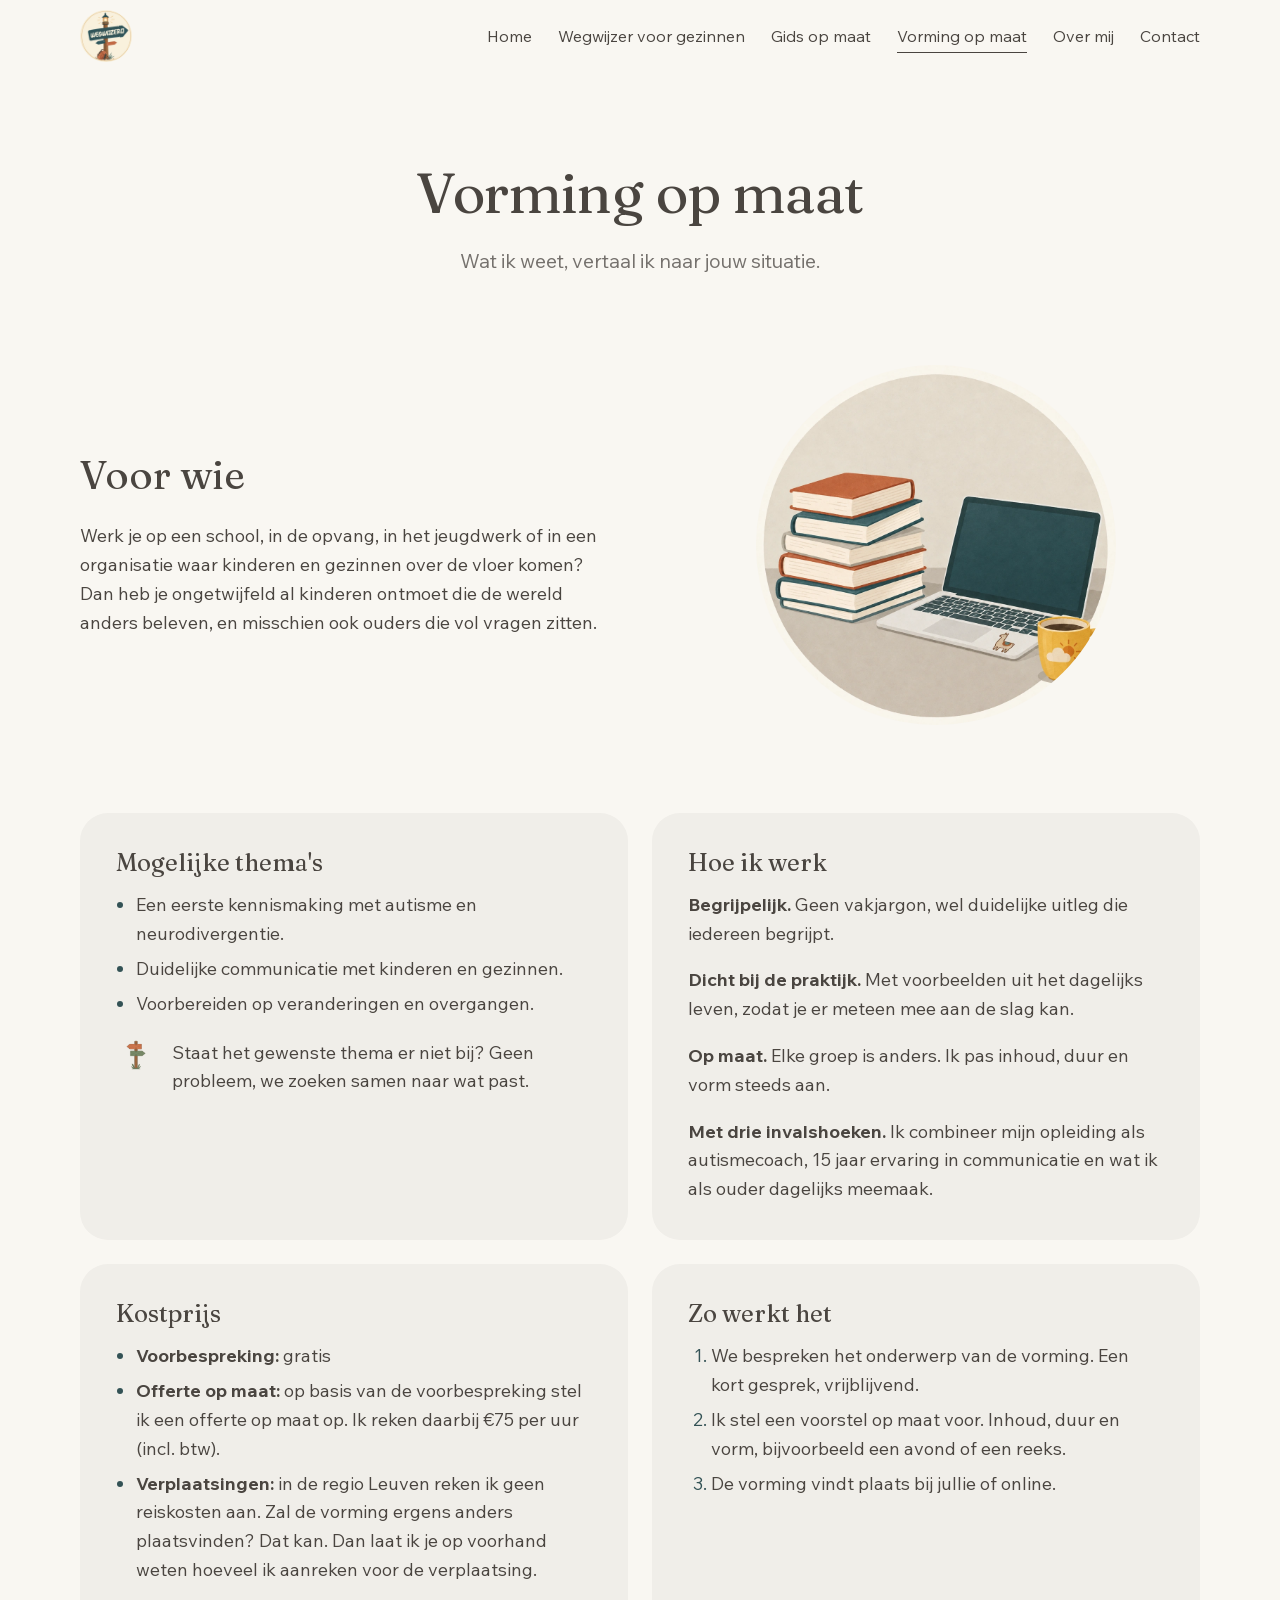
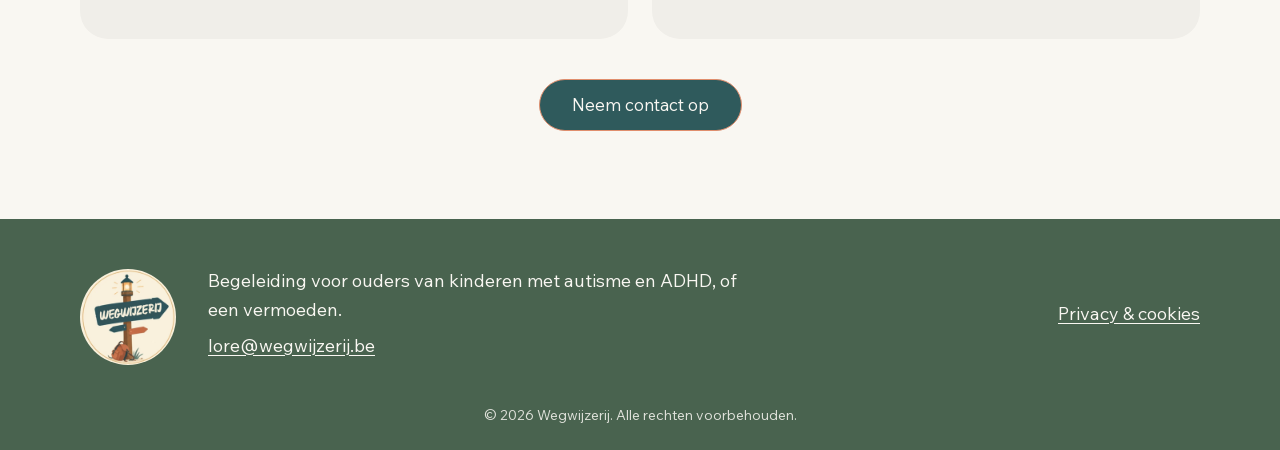
<file: vorming-op-maat/index.html>
<!DOCTYPE html>
<html lang="nl-BE">
<head>
<meta charset="utf-8">
<meta name="viewport" content="width=device-width, initial-scale=1">
<title>Vorming op maat | Wegwijzerij</title>
<meta name="description" content="Vorming over autisme, neurodivergentie en duidelijke communicatie voor scholen, opvang, jeugdwerk en organisaties.">
<link rel="canonical" href="https://wegwijzerij.be/vorming-op-maat/">
<meta property="og:type" content="website">
<meta property="og:site_name" content="Wegwijzerij">
<meta property="og:title" content="Vorming op maat | Wegwijzerij">
<meta property="og:description" content="Vorming over autisme, neurodivergentie en duidelijke communicatie voor scholen, opvang, jeugdwerk en organisaties.">
<meta property="og:url" content="https://wegwijzerij.be/vorming-op-maat/">
<meta property="og:image" content="https://wegwijzerij.be/assets/img/logo.png">
<meta property="og:locale" content="nl_BE">
<link rel="icon" href="../assets/img/logo.png" type="image/png">
<link rel="preload" href="../assets/fonts/fraunces-latin.woff2" as="font" type="font/woff2" crossorigin>
<link rel="preload" href="../assets/fonts/madefor-latin.woff2" as="font" type="font/woff2" crossorigin>
<link rel="stylesheet" href="../assets/site.css">

</head>
<body>
<a class="skip" href="#inhoud">Naar de inhoud</a>
<header class="site-header">
  <div class="wrap header-inner">
    <a class="brand" href="../"><img src="../assets/img/logo.png" alt="Wegwijzerij – naar de homepagina" width="52" height="52"></a>
    <button class="nav-toggle" type="button" aria-expanded="false" aria-controls="hoofdmenu" aria-label="Menu openen">
      <span></span><span></span><span></span>
    </button>
    <nav id="hoofdmenu" aria-label="Hoofdmenu">
      <ul>
          <li><a href="../">Home</a></li>
          <li><a href="../wegwijzer-voor-gezinnen/">Wegwijzer voor gezinnen</a></li>
          <li><a href="../gids-op-maat/">Gids op maat</a></li>
          <li><a href="../vorming-op-maat/" aria-current="page">Vorming op maat</a></li>
          <li><a href="../over-mij/">Over mij</a></li>
          <li><a href="../contact/">Contact</a></li>
      </ul>
    </nav>
  </div>
</header>
<main id="inhoud">

<section class="hero">
  <div class="wrap">
    <h1>Vorming op maat</h1>
    <p class="lead">Wat ik weet, vertaal ik naar jouw situatie.</p>
  </div>
</section>

<section class="section">
  <div class="wrap split">
    <div class="text">
      <h2>Voor wie</h2>
      <p>Werk je op een school, in de opvang, in het jeugdwerk of in een organisatie waar kinderen en gezinnen over de vloer komen? Dan heb je ongetwijfeld al kinderen ontmoet die de wereld anders beleven, en misschien ook ouders die vol vragen zitten.</p>
    </div>
    <div class="media"><img src="../assets/img/7ee538_5b73504357b545fdbe041c4541563626.webp" alt="Illustratie van een laptop, een stapel boeken en een mok." width="360" height="360" loading="lazy" class="round"></div>
  </div>
</section>

<section class="section">
  <div class="wrap">
    <div class="cards cols-2">
      <div class="card">
        <h3>Mogelijke thema's</h3>
        <ul><li>Een eerste kennismaking met autisme en neurodivergentie.</li><li>Duidelijke communicatie met kinderen en gezinnen.</li><li>Voorbereiden op veranderingen en overgangen.</li></ul>
        <div class="sign-note"><img src="../assets/img/7ee538_a62bf04dcf8e434bafd6e890ee4503e9.webp" alt="" width="40" height="40" loading="lazy" class="sign"><p>Staat het gewenste thema er niet bij? Geen probleem, we zoeken samen naar wat past.</p></div>
      </div>
      <div class="card">
        <h3>Hoe ik werk</h3>
        <p><strong>Begrijpelijk.</strong> Geen vakjargon, wel duidelijke uitleg die iedereen begrijpt.</p>
        <p><strong>Dicht bij de praktijk.</strong> Met voorbeelden uit het dagelijks leven, zodat je er meteen mee aan de slag kan.</p>
        <p><strong>Op maat.</strong> Elke groep is anders. Ik pas inhoud, duur en vorm steeds aan.</p>
        <p><strong>Met drie invalshoeken.</strong> Ik combineer mijn opleiding als autismecoach, 15 jaar ervaring in communicatie en wat ik als ouder dagelijks meemaak.</p>
      </div>
      <div class="card">
        <h3>Kostprijs</h3>
        <ul><li><strong>Voorbespreking:</strong> gratis</li><li><strong>Offerte op maat:</strong> op basis van de voorbespreking stel ik een offerte op maat op. Ik reken daarbij €75 per uur (incl. btw).</li><li><strong>Verplaatsingen:</strong> in de regio Leuven reken ik geen reiskosten aan. Zal de vorming ergens anders plaatsvinden? Dat kan. Dan laat ik je op voorhand weten hoeveel ik aanreken voor de verplaatsing.</li></ul>
      </div>
      <div class="card">
        <h3>Zo werkt het</h3>
        <ol class="plain-ol">
          <li>We bespreken het onderwerp van de vorming. Een kort gesprek, vrijblijvend.</li>
          <li>Ik stel een voorstel op maat voor. Inhoud, duur en vorm, bijvoorbeeld een avond of een reeks.</li>
          <li>De vorming vindt plaats bij jullie of online.</li>
        </ol>
      </div>
    </div>
    <p class="cta"><a class="btn" href="../contact/">Neem contact op</a></p>
  </div>
</section>

</main>
<footer class="site-footer">
  <div class="wrap footer-inner">
    <a class="footer-logo" href="../contact/"><img src="../assets/img/logo.png" alt="Wegwijzerij" width="96" height="96" loading="lazy"></a>
    <div class="footer-text">
      <p>Begeleiding voor ouders van kinderen met autisme en ADHD, of een vermoeden.</p>
      <p><a href="mailto:lore@wegwijzerij.be">lore@wegwijzerij.be</a></p>
    </div>
    <ul class="footer-links">
      <li><a href="../privacy/">Privacy &amp; cookies</a></li>
    </ul>
  </div>
  <p class="copyright">© 2026 Wegwijzerij. Alle rechten voorbehouden.</p>
</footer>
<script src="../assets/site.js" defer></script>
</body>
</html>
</file>
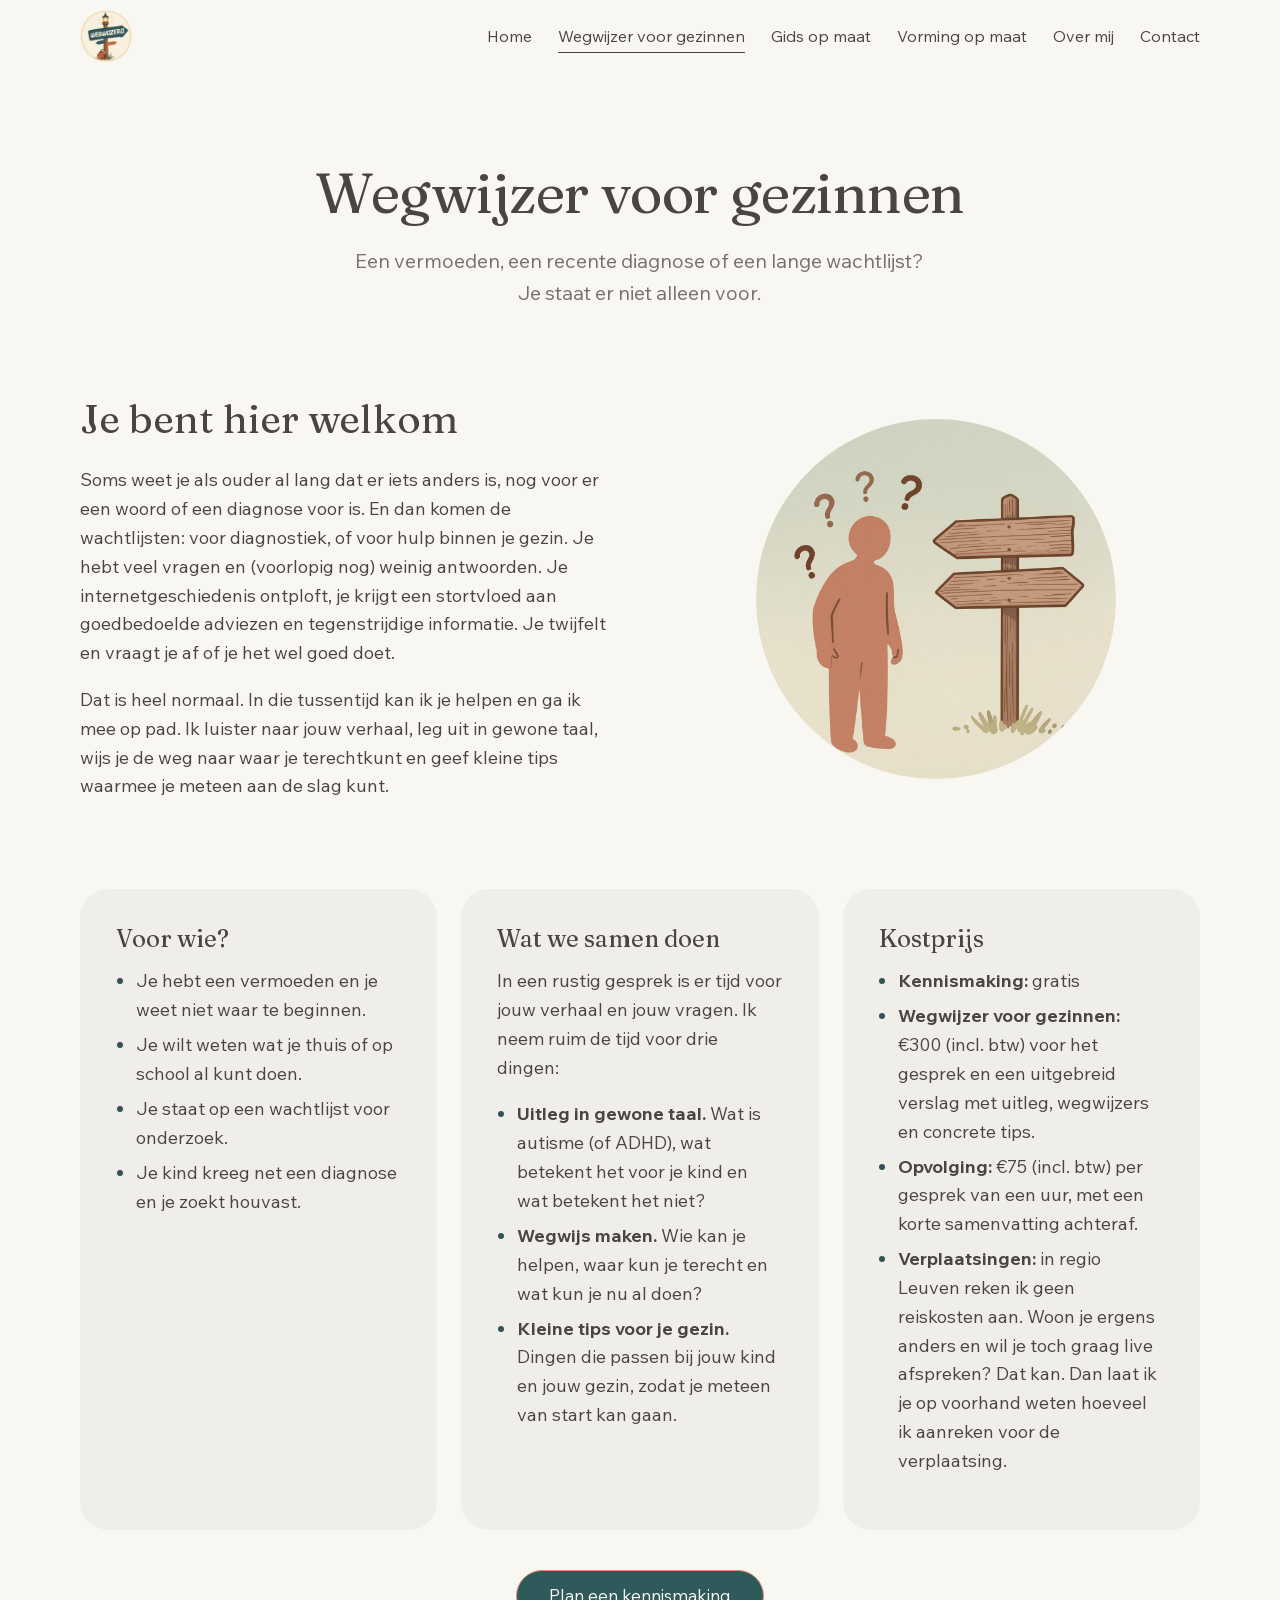
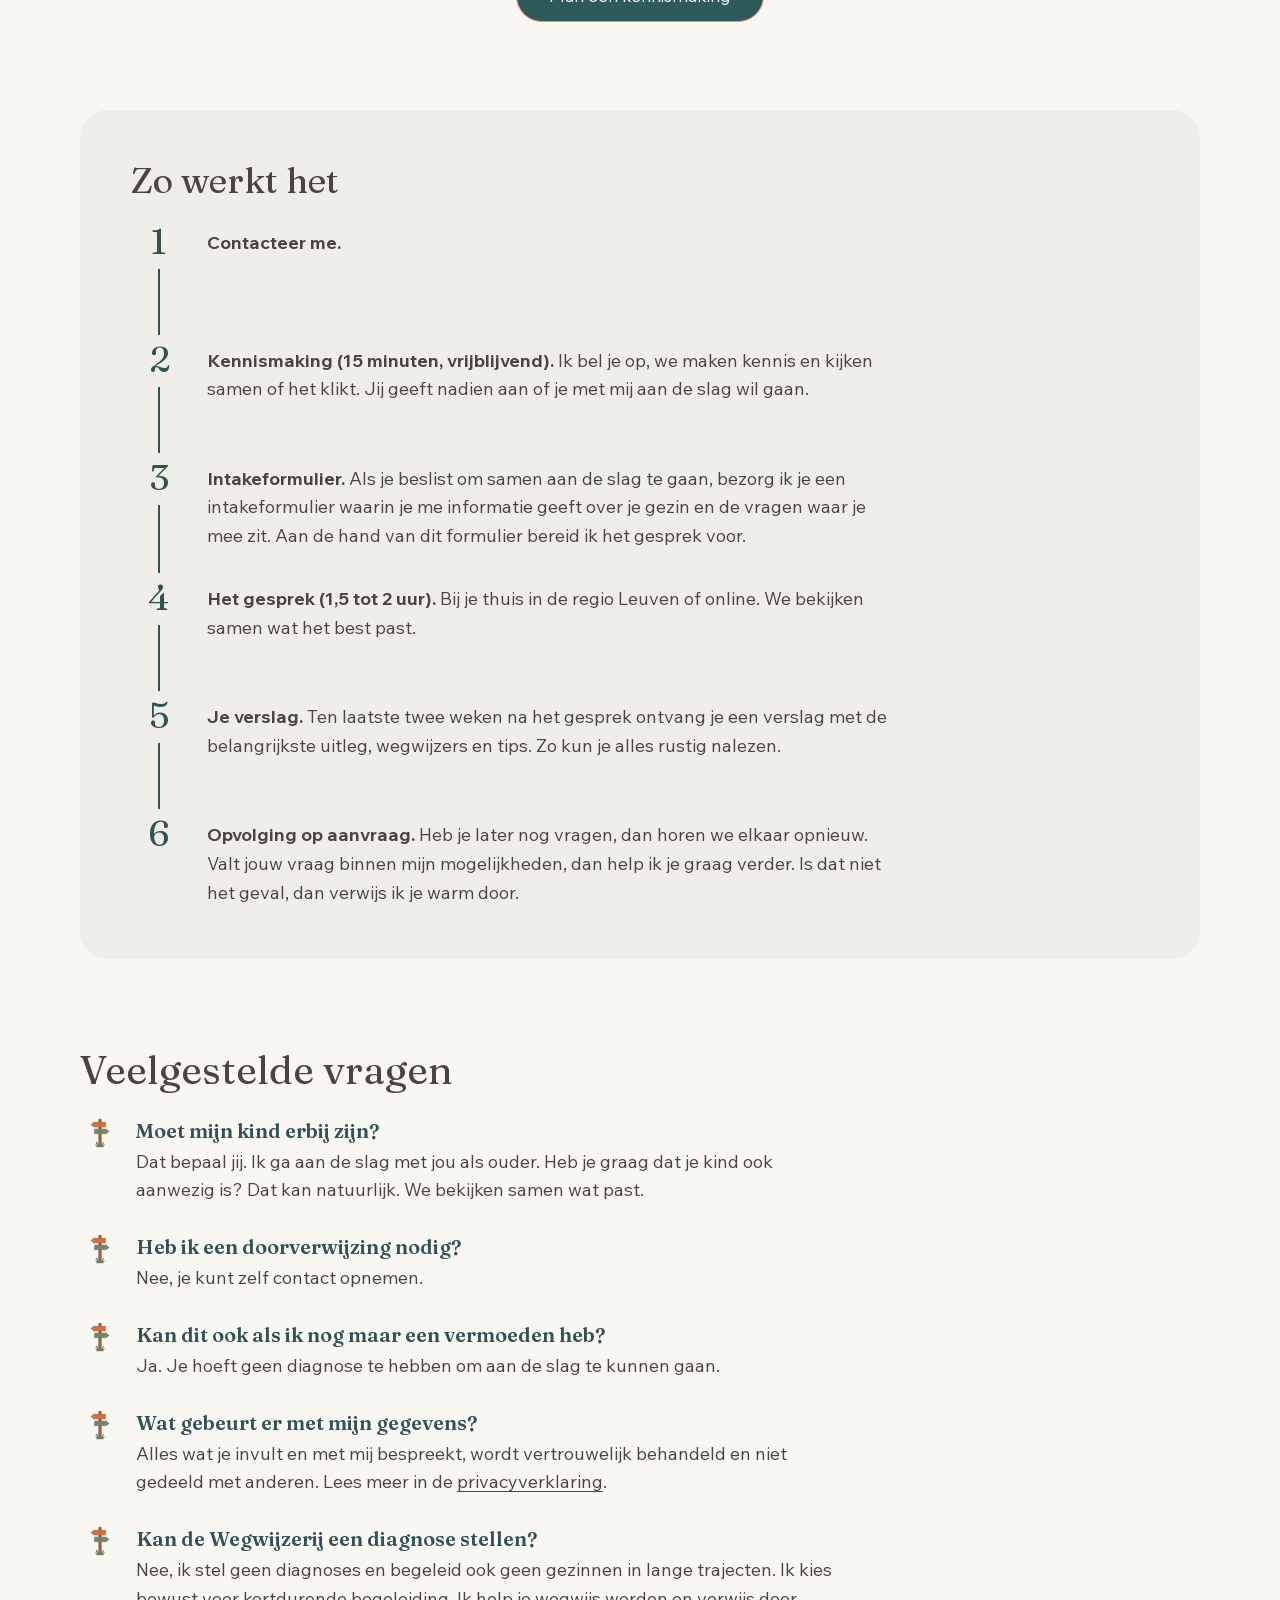
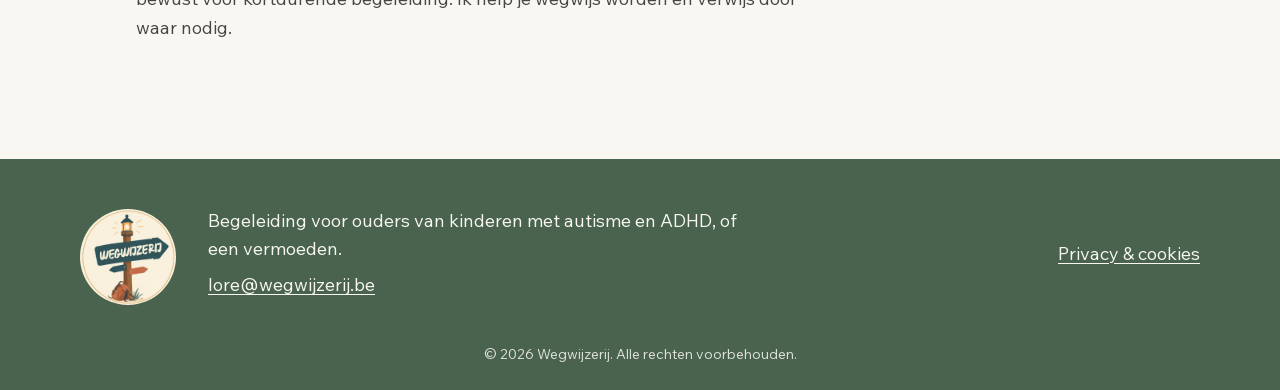
<file: wegwijzer-voor-gezinnen/index.html>
<!DOCTYPE html>
<html lang="nl-BE">
<head>
<meta charset="utf-8">
<meta name="viewport" content="width=device-width, initial-scale=1">
<title>Wegwijzer voor gezinnen | Wegwijzerij</title>
<meta name="description" content="Een vermoeden, een recente diagnose of een lange wachtlijst? Een warm gesprek met uitleg, wegwijzers en praktische tips voor je gezin.">
<link rel="canonical" href="https://wegwijzerij.be/wegwijzer-voor-gezinnen/">
<meta property="og:type" content="website">
<meta property="og:site_name" content="Wegwijzerij">
<meta property="og:title" content="Wegwijzer voor gezinnen | Wegwijzerij">
<meta property="og:description" content="Een vermoeden, een recente diagnose of een lange wachtlijst? Een warm gesprek met uitleg, wegwijzers en praktische tips voor je gezin.">
<meta property="og:url" content="https://wegwijzerij.be/wegwijzer-voor-gezinnen/">
<meta property="og:image" content="https://wegwijzerij.be/assets/img/logo.png">
<meta property="og:locale" content="nl_BE">
<link rel="icon" href="../assets/img/logo.png" type="image/png">
<link rel="preload" href="../assets/fonts/fraunces-latin.woff2" as="font" type="font/woff2" crossorigin>
<link rel="preload" href="../assets/fonts/madefor-latin.woff2" as="font" type="font/woff2" crossorigin>
<link rel="stylesheet" href="../assets/site.css">

</head>
<body>
<a class="skip" href="#inhoud">Naar de inhoud</a>
<header class="site-header">
  <div class="wrap header-inner">
    <a class="brand" href="../"><img src="../assets/img/logo.png" alt="Wegwijzerij – naar de homepagina" width="52" height="52"></a>
    <button class="nav-toggle" type="button" aria-expanded="false" aria-controls="hoofdmenu" aria-label="Menu openen">
      <span></span><span></span><span></span>
    </button>
    <nav id="hoofdmenu" aria-label="Hoofdmenu">
      <ul>
          <li><a href="../">Home</a></li>
          <li><a href="../wegwijzer-voor-gezinnen/" aria-current="page">Wegwijzer voor gezinnen</a></li>
          <li><a href="../gids-op-maat/">Gids op maat</a></li>
          <li><a href="../vorming-op-maat/">Vorming op maat</a></li>
          <li><a href="../over-mij/">Over mij</a></li>
          <li><a href="../contact/">Contact</a></li>
      </ul>
    </nav>
  </div>
</header>
<main id="inhoud">

<section class="hero">
  <div class="wrap">
    <h1>Wegwijzer voor gezinnen</h1>
    <p class="lead">Een vermoeden, een recente diagnose of een lange wachtlijst?<br>Je staat er niet alleen voor.</p>
  </div>
</section>

<section class="section">
  <div class="wrap split">
    <div class="text">
      <h2>Je bent hier welkom</h2>
      <p>Soms weet je als ouder al lang dat er iets anders is, nog voor er een woord of een diagnose voor is. En dan komen de wachtlijsten: voor diagnostiek, of voor hulp binnen je gezin. Je hebt veel vragen en (voorlopig nog) weinig antwoorden. Je internetgeschiedenis ontploft, je krijgt een stortvloed aan goedbedoelde adviezen en tegenstrijdige informatie. Je twijfelt en vraagt je af of je het wel goed doet.</p>
      <p>Dat is heel normaal. In die tussentijd kan ik je helpen en ga ik mee op pad. Ik luister naar jouw verhaal, leg uit in gewone taal, wijs je de weg naar waar je terechtkunt en geef kleine tips waarmee je meteen aan de slag kunt.</p>
    </div>
    <div class="media"><img src="../assets/img/7ee538_14dfc5ee36514836bb54dbf5aca5c9cd.jpg" alt="Illustratie van een gezin." width="360" height="360" loading="lazy" class="round"></div>
  </div>
</section>

<section class="section">
  <div class="wrap">
    <div class="cards cols-3">
      <div class="card">
        <h3>Voor wie?</h3>
        <ul><li>Je hebt een vermoeden en je weet niet waar te beginnen.</li><li>Je wilt weten wat je thuis of op school al kunt doen.</li><li>Je staat op een wachtlijst voor onderzoek.</li><li>Je kind kreeg net een diagnose en je zoekt houvast.</li></ul>
      </div>
      <div class="card">
        <h3>Wat we samen doen</h3>
        <p>In een rustig gesprek is er tijd voor jouw verhaal en jouw vragen. Ik neem ruim de tijd voor drie dingen:</p>
        <ul><li><strong>Uitleg in gewone taal.</strong> Wat is autisme (of ADHD), wat betekent het voor je kind en wat betekent het niet?</li><li><strong>Wegwijs maken.</strong> Wie kan je helpen, waar kun je terecht en wat kun je nu al doen?</li><li><strong>Kleine tips voor je gezin.</strong> Dingen die passen bij jouw kind en jouw gezin, zodat je meteen van start kan gaan.</li></ul>
      </div>
      <div class="card">
        <h3>Kostprijs</h3>
        <ul><li><strong>Kennismaking:</strong> gratis</li><li><strong>Wegwijzer voor gezinnen:</strong> €300 (incl. btw) voor het gesprek en een uitgebreid verslag met uitleg, wegwijzers en concrete tips.</li><li><strong>Opvolging:</strong> €75 (incl. btw) per gesprek van een uur, met een korte samenvatting achteraf.</li><li><strong>Verplaatsingen:</strong> in regio Leuven reken ik geen reiskosten aan. Woon je ergens anders en wil je toch graag live afspreken? Dat kan. Dan laat ik je op voorhand weten hoeveel ik aanreken voor de verplaatsing.</li></ul>
      </div>
    </div>
    <p class="cta"><a class="btn" href="../contact/">Plan een kennismaking</a></p>
  </div>
</section>

<section class="section">
  <div class="wrap">
    <div class="card steps-card">
      <h2>Zo werkt het</h2>
      <ol class="steps"><li><span class="num" aria-hidden="true">1</span><p><strong>Contacteer me.</strong></p></li><li><span class="num" aria-hidden="true">2</span><p><strong>Kennismaking (15 minuten, vrijblijvend).</strong> Ik bel je op, we maken kennis en kijken samen of het klikt. Jij geeft nadien aan of je met mij aan de slag wil gaan.</p></li><li><span class="num" aria-hidden="true">3</span><p><strong>Intakeformulier.</strong> Als je beslist om samen aan de slag te gaan, bezorg ik je een intakeformulier waarin je me informatie geeft over je gezin en de vragen waar je mee zit. Aan de hand van dit formulier bereid ik het gesprek voor.</p></li><li><span class="num" aria-hidden="true">4</span><p><strong>Het gesprek (1,5 tot 2 uur).</strong> Bij je thuis in de regio Leuven of online. We bekijken samen wat het best past.</p></li><li><span class="num" aria-hidden="true">5</span><p><strong>Je verslag.</strong> Ten laatste twee weken na het gesprek ontvang je een verslag met de belangrijkste uitleg, wegwijzers en tips. Zo kun je alles rustig nalezen.</p></li><li><span class="num" aria-hidden="true">6</span><p><strong>Opvolging op aanvraag.</strong> Heb je later nog vragen, dan horen we elkaar opnieuw. Valt jouw vraag binnen mijn mogelijkheden, dan help ik je graag verder. Is dat niet het geval, dan verwijs ik je warm door.</p></li></ol>
    </div>
  </div>
</section>

<section class="section">
  <div class="wrap">
    <h2>Veelgestelde vragen</h2>
    <ul class="icon-list faq"><li><img src="../assets/img/7ee538_a62bf04dcf8e434bafd6e890ee4503e9.webp" alt="" width="40" height="40" loading="lazy" class="sign"><div><h3>Moet mijn kind erbij zijn?</h3><p>Dat bepaal jij. Ik ga aan de slag met jou als ouder. Heb je graag dat je kind ook aanwezig is? Dat kan natuurlijk. We bekijken samen wat past.</p></div></li><li><img src="../assets/img/7ee538_a62bf04dcf8e434bafd6e890ee4503e9.webp" alt="" width="40" height="40" loading="lazy" class="sign"><div><h3>Heb ik een doorverwijzing nodig?</h3><p>Nee, je kunt zelf contact opnemen.</p></div></li><li><img src="../assets/img/7ee538_a62bf04dcf8e434bafd6e890ee4503e9.webp" alt="" width="40" height="40" loading="lazy" class="sign"><div><h3>Kan dit ook als ik nog maar een vermoeden heb?</h3><p>Ja. Je hoeft geen diagnose te hebben om aan de slag te kunnen gaan.</p></div></li><li><img src="../assets/img/7ee538_a62bf04dcf8e434bafd6e890ee4503e9.webp" alt="" width="40" height="40" loading="lazy" class="sign"><div><h3>Wat gebeurt er met mijn gegevens?</h3><p>Alles wat je invult en met mij bespreekt, wordt vertrouwelijk behandeld en niet gedeeld met anderen. Lees meer in de <a href="../privacy/">privacyverklaring</a>.</p></div></li><li><img src="../assets/img/7ee538_a62bf04dcf8e434bafd6e890ee4503e9.webp" alt="" width="40" height="40" loading="lazy" class="sign"><div><h3>Kan de Wegwijzerij een diagnose stellen?</h3><p>Nee, ik stel geen diagnoses en begeleid ook geen gezinnen in lange trajecten. Ik kies bewust voor kortdurende begeleiding. Ik help je wegwijs worden en verwijs door waar nodig.</p></div></li></ul>
  </div>
</section>

</main>
<footer class="site-footer">
  <div class="wrap footer-inner">
    <a class="footer-logo" href="../contact/"><img src="../assets/img/logo.png" alt="Wegwijzerij" width="96" height="96" loading="lazy"></a>
    <div class="footer-text">
      <p>Begeleiding voor ouders van kinderen met autisme en ADHD, of een vermoeden.</p>
      <p><a href="mailto:lore@wegwijzerij.be">lore@wegwijzerij.be</a></p>
    </div>
    <ul class="footer-links">
      <li><a href="../privacy/">Privacy &amp; cookies</a></li>
    </ul>
  </div>
  <p class="copyright">© 2026 Wegwijzerij. Alle rechten voorbehouden.</p>
</footer>
<script src="../assets/site.js" defer></script>
</body>
</html>
</file>
<file: assets/site.css>
/* =============================================================
   Wegwijzerij – stijlblad
   Kleuren en lettertypes zijn overgenomen van de Wix-site.
   ============================================================= */

/* ---------- Lettertypes (lokaal) ---------- */
@font-face{font-family:"Fraunces";font-style:normal;font-weight:100 900;font-display:swap;
  src:url("fonts/fraunces-latin.woff2") format("woff2");
  unicode-range:U+0000-00FF,U+0131,U+0152-0153,U+02BB-02BC,U+02C6,U+02DA,U+02DC,U+2000-206F,U+2074,U+20AC,U+2122,U+2191,U+2193,U+2212,U+2215,U+FEFF,U+FFFD}
@font-face{font-family:"Fraunces";font-style:normal;font-weight:100 900;font-display:swap;
  src:url("fonts/fraunces-latin-ext.woff2") format("woff2");
  unicode-range:U+0100-024F,U+0259,U+1E00-1EFF,U+2020,U+20A0-20AB,U+20AD-20CF,U+2113,U+2C60-2C7F,U+A720-A7FF}
@font-face{font-family:"Madefor";font-style:normal;font-weight:400 800;font-display:swap;
  src:url("fonts/madefor-latin.woff2") format("woff2");
  unicode-range:U+0000-00FF,U+0131,U+0152-0153,U+02BB-02BC,U+02C6,U+02DA,U+02DC,U+0304,U+0308,U+0329,U+2000-206F,U+20AC,U+2122,U+2191,U+2193,U+2212,U+2215,U+FEFF,U+FFFD}
@font-face{font-family:"Madefor";font-style:normal;font-weight:400 800;font-display:swap;
  src:url("fonts/madefor-latin-ext.woff2") format("woff2");
  unicode-range:U+0100-02BA,U+02BD-02C5,U+02C7-02CC,U+02CE-02D7,U+02DD-02FF,U+0304,U+0308,U+0329,U+1D00-1DBF,U+1E00-1E9F,U+1EF2-1EFF,U+2020,U+20A0-20AB,U+20AD-20C0,U+2113,U+2C60-2C7F,U+A720-A7FF}

/* ---------- Kleuren en maten ---------- */
:root{
  --bg:#F9F7F2;          /* achtergrond */
  --card:#F0EEE9;        /* lichte kaders */
  --ink:#4A4540;         /* tekst */
  --muted:#75716D;       /* ondertitels */
  --teal:#2F5A5C;        /* donkere kaders en knoppen */
  --teal-ink:#335255;    /* cijfers, vragen */
  --coral:#E08E6D;       /* rand van de knop */
  --footer:#49634F;      /* voettekst */
  --line:#D9D4CB;
  --serif:"Fraunces",Georgia,serif;
  --sans:"Madefor",system-ui,-apple-system,"Segoe UI",Arial,sans-serif;
  --radius:28px;
  --section:clamp(48px,7vw,88px);
  color-scheme:light;
}

/* ---------- Basis ---------- */
*,*::before,*::after{box-sizing:border-box}
html{-webkit-text-size-adjust:100%;scroll-padding-top:80px}
body{margin:0;background:var(--bg);color:var(--ink);font:400 17px/1.6 var(--sans)}
@media (min-width:1024px){body{font-size:18px}}
img{max-width:100%;height:auto;display:block}
a{color:inherit;text-underline-offset:.18em;text-decoration-thickness:1px}
a:hover{text-decoration-thickness:2px}
:focus-visible{outline:3px solid var(--coral);outline-offset:3px;border-radius:4px}
h1,h2,h3{font-family:var(--serif);font-weight:400;color:var(--ink);line-height:1.15;margin:0 0 .6em;text-wrap:balance}
h1{font-size:clamp(36px,2.4rem + 2vw,56px);letter-spacing:-.01em}
h2{font-size:clamp(28px,1.6rem + 1.2vw,40px)}
h3{font-size:clamp(21px,1.2rem + .4vw,24px)}
p{margin:0 0 1em}
p:last-child{margin-bottom:0}
ul,ol{margin:0 0 1em;padding-left:1.25em}
li{margin-bottom:.35em}
li::marker{color:var(--teal-ink)}
strong{font-weight:700}
.small{font-size:.875rem;color:var(--muted)}
.wrap{width:min(1120px,100% - 48px);margin-inline:auto}
.narrow{max-width:760px}
.skip{position:absolute;left:-999px;top:8px;background:var(--teal);color:#fff;padding:10px 16px;border-radius:8px;z-index:100}
.skip:focus{left:8px}

/* ---------- Kop en menu ---------- */
.site-header{position:sticky;top:0;z-index:50;background:var(--bg);border-bottom:1px solid transparent;transition:border-color .2s}
.site-header.scrolled{border-bottom-color:var(--line)}
.header-inner{display:flex;align-items:center;justify-content:space-between;gap:24px;height:72px}
.brand img{width:52px;height:52px;border-radius:50%}
nav ul{list-style:none;margin:0;padding:0;display:flex;gap:6px 26px;flex-wrap:wrap;justify-content:flex-end}
nav li{margin:0}
nav a{text-decoration:none;font-size:16px;padding:6px 0;border-bottom:1px solid transparent}
nav a:hover{border-bottom-color:var(--ink)}
nav a[aria-current="page"]{border-bottom-color:var(--ink)}
.nav-toggle{display:none;background:none;border:0;width:44px;height:44px;padding:10px;cursor:pointer}
.nav-toggle span{display:block;height:2px;background:var(--ink);margin:5px 0;transition:transform .2s,opacity .2s}
@media (max-width:900px){
  .header-inner{height:60px}
  .brand img{width:44px;height:44px}
  .nav-toggle{display:block}
  nav{position:fixed;inset:60px 0 0 0;background:var(--bg);display:none;overflow-y:auto}
  nav.open{display:block}
  nav ul{flex-direction:column;gap:0;padding:16px 24px}
  nav a{display:block;font-size:20px;padding:14px 0;border-bottom:1px solid var(--line)}
  nav a[aria-current="page"]{border-bottom-color:var(--line);font-weight:700}
  .nav-toggle[aria-expanded="true"] span:nth-child(1){transform:translateY(7px) rotate(45deg)}
  .nav-toggle[aria-expanded="true"] span:nth-child(2){opacity:0}
  .nav-toggle[aria-expanded="true"] span:nth-child(3){transform:translateY(-7px) rotate(-45deg)}
  body.menu-open{overflow:hidden}
}

/* ---------- Secties ---------- */
.section{padding-block:calc(var(--section) / 2)}
.section.first{padding-top:var(--section)}
main > .section:last-child{padding-bottom:var(--section)}
.hero{padding:var(--section) 0 calc(var(--section) / 2);text-align:center}
.hero h1{margin-bottom:.35em}
.lead{font-size:clamp(17px,1rem + .3vw,20px);color:var(--muted);margin-inline:auto;max-width:36em}
.band{background:var(--card);margin-block:calc(var(--section) / 2);padding-block:var(--section)}
main > .band:last-child{margin-bottom:0}

/* tekst naast afbeelding, verticaal gecentreerd */
.split{display:grid;grid-template-columns:1fr 1fr;gap:clamp(32px,5vw,72px);align-items:center}
.split .text{max-width:620px}
.split .media{display:flex;justify-content:center}
.split .media img.round{width:min(100%,360px)}
.split .media img.portrait{width:min(100%,340px)}
.split .media img.card-img{width:100%;max-width:520px}
@media (max-width:760px){
  .split{grid-template-columns:1fr}
  .split .media{order:-1}
  .split .media img.round{width:min(70%,280px)}
  .split .media img.card-img{max-width:400px}
}
img.round{border-radius:50%;aspect-ratio:1;object-fit:cover}
img.card-img{border-radius:40px;box-shadow:0 10px 30px -15px rgba(44,41,38,.25)}

/* knop */
.cta{text-align:center;margin:clamp(28px,4vw,40px) 0 0}
.split .cta,.cta.left{text-align:left}
.btn{display:inline-block;background:var(--teal);color:#F9F7F2;text-decoration:none;border:1px solid var(--coral);border-radius:999px;padding:14px 32px;font-size:17px;line-height:1.3}
.btn:hover{background:#244749;text-decoration:none}

/* kaders */
.cards{display:grid;gap:24px}
.cards.cols-3{grid-template-columns:repeat(3,1fr)}
.cards.cols-2{grid-template-columns:repeat(2,1fr)}
@media (max-width:1000px){.cards.cols-3{grid-template-columns:1fr 1fr}}
@media (max-width:760px){.cards.cols-3,.cards.cols-2{grid-template-columns:1fr}}
.card{background:var(--card);border-radius:var(--radius);padding:clamp(24px,3vw,36px)}
.card.light{background:var(--bg)}
.card.dark{background:var(--teal);color:#F9F7F2}
.card.dark h3{color:#F9F7F2}
.card h2{font-size:clamp(26px,1.4rem + 1vw,36px)}
.card ul{padding-left:1.1em}

/* lijsten met wegwijzer-icoon */
.icon-list{list-style:none;padding:0;margin:0}
.icon-list li{display:grid;grid-template-columns:40px 1fr;gap:16px;align-items:start;margin:0 0 24px}
.icon-list li:last-child{margin-bottom:0}
.icon-list .sign{width:40px;height:40px;object-fit:contain;margin-top:-4px}
.icon-list h3{font-family:var(--serif);font-size:20px;font-weight:600;color:var(--teal-ink);margin:2px 0 .3em}
.icon-list.divided li{padding-bottom:20px;margin-bottom:20px;border-bottom:1px solid var(--line)}
.icon-list.divided li:last-child{border-bottom:0;padding-bottom:0;margin-bottom:0}
.icon-list.divided p{margin-top:6px}
.icon-list.faq{max-width:760px}
.icon-list.faq li{margin-bottom:28px}
.sign-note{display:grid;grid-template-columns:40px 1fr;gap:16px;align-items:start;margin-top:20px}
.sign-note .sign{width:40px;height:40px;object-fit:contain;margin-top:-4px}
.two-lists{display:grid;grid-template-columns:1fr 1fr;gap:clamp(32px,6vw,80px)}
@media (max-width:760px){.two-lists{grid-template-columns:1fr;gap:48px}}

/* stappen "Zo werkt het" */
.steps-card{padding:clamp(28px,4vw,56px)}
.steps{list-style:none;margin:8px 0 0;padding:0;max-width:760px}
.steps li{position:relative;display:grid;grid-template-columns:56px 1fr;gap:20px;padding-bottom:28px;margin:0;min-height:118px}
.steps li:last-child{min-height:0}
.steps li:last-child{padding-bottom:0}
.steps .num{font-family:var(--serif);font-size:36px;line-height:1;color:var(--teal-ink);text-align:center}
.steps p{margin:6px 0 0}
.steps li:not(:last-child)::after{content:"";position:absolute;left:28px;top:46px;bottom:6px;width:2px;background:var(--teal-ink);transform:translateX(-1px)}
.plain-ol{padding-left:1.3em}

/* getuigenis */
.quote{display:grid;grid-template-columns:220px 1fr;gap:clamp(24px,5vw,64px);align-items:center;margin:0;max-width:960px}
.quote img{width:220px}
.quote blockquote{margin:0;font-size:clamp(17px,1rem + .3vw,20px);line-height:1.6}
.quote figcaption{margin-top:16px;color:var(--muted)}
@media (max-width:760px){.quote{grid-template-columns:1fr;justify-items:center;text-align:center}.quote img{width:180px}}

/* contact */
.mail-line{display:flex;align-items:center;gap:14px;font-size:19px}
.mail-line img{width:56px;height:56px;object-fit:contain}

/* privacy */
.prose h2{font-size:24px;margin-top:1.6em}
.lead-left{font-size:19px;color:var(--muted)}

/* ---------- Voettekst ---------- */
.site-footer{background:var(--footer);color:#F9F7F2;padding:48px 0 24px}
.site-footer a{color:#F9F7F2}
.footer-inner{display:grid;grid-template-columns:auto 1fr auto;gap:32px;align-items:center}
.footer-logo img{width:96px;height:96px;border-radius:50%}
.footer-text p{margin:0 0 .4em;max-width:30em}
.footer-links{list-style:none;margin:0;padding:0}
.copyright{text-align:center;font-size:14px;opacity:.85;margin:36px 0 0}
@media (max-width:760px){
  .footer-inner{grid-template-columns:1fr;justify-items:center;text-align:center;gap:20px}
}

@media (prefers-reduced-motion:reduce){*{transition:none!important;scroll-behavior:auto!important}}
@media (max-width:600px){.lead br{display:none}}
</file>
